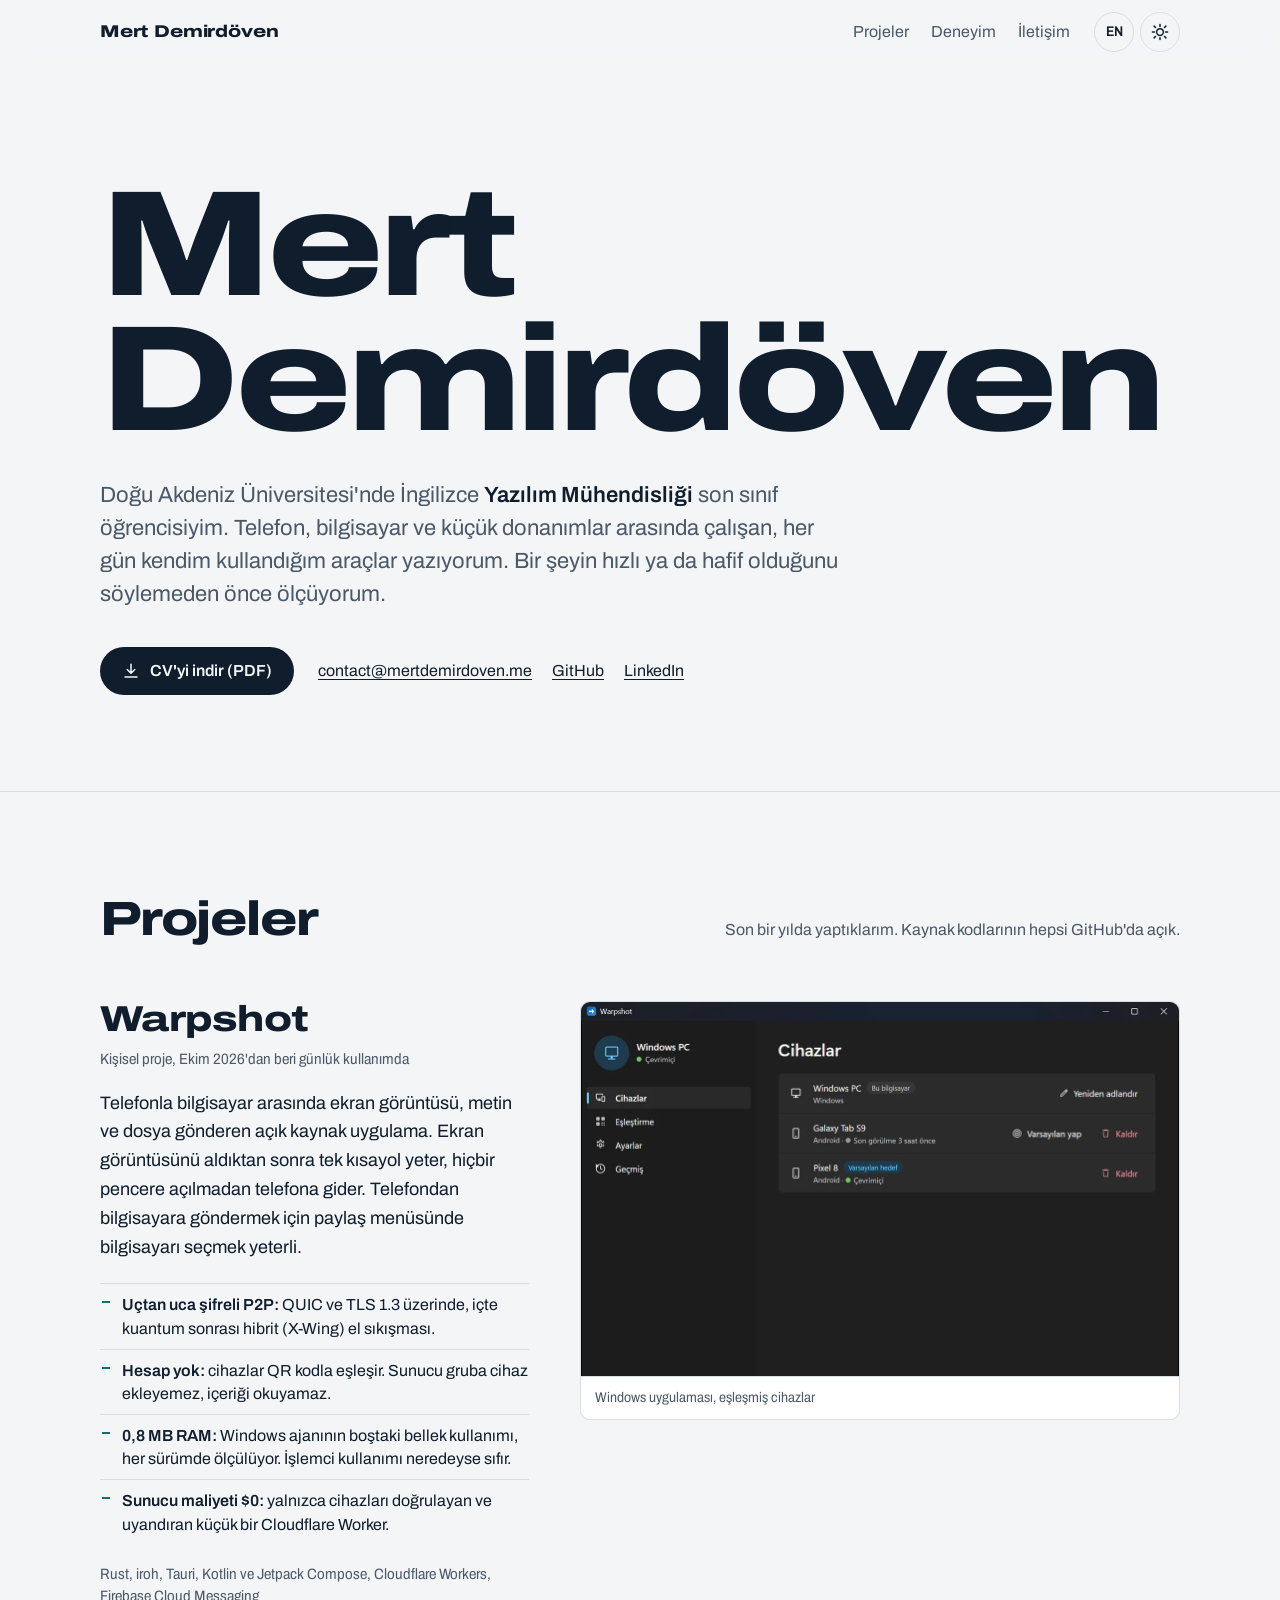
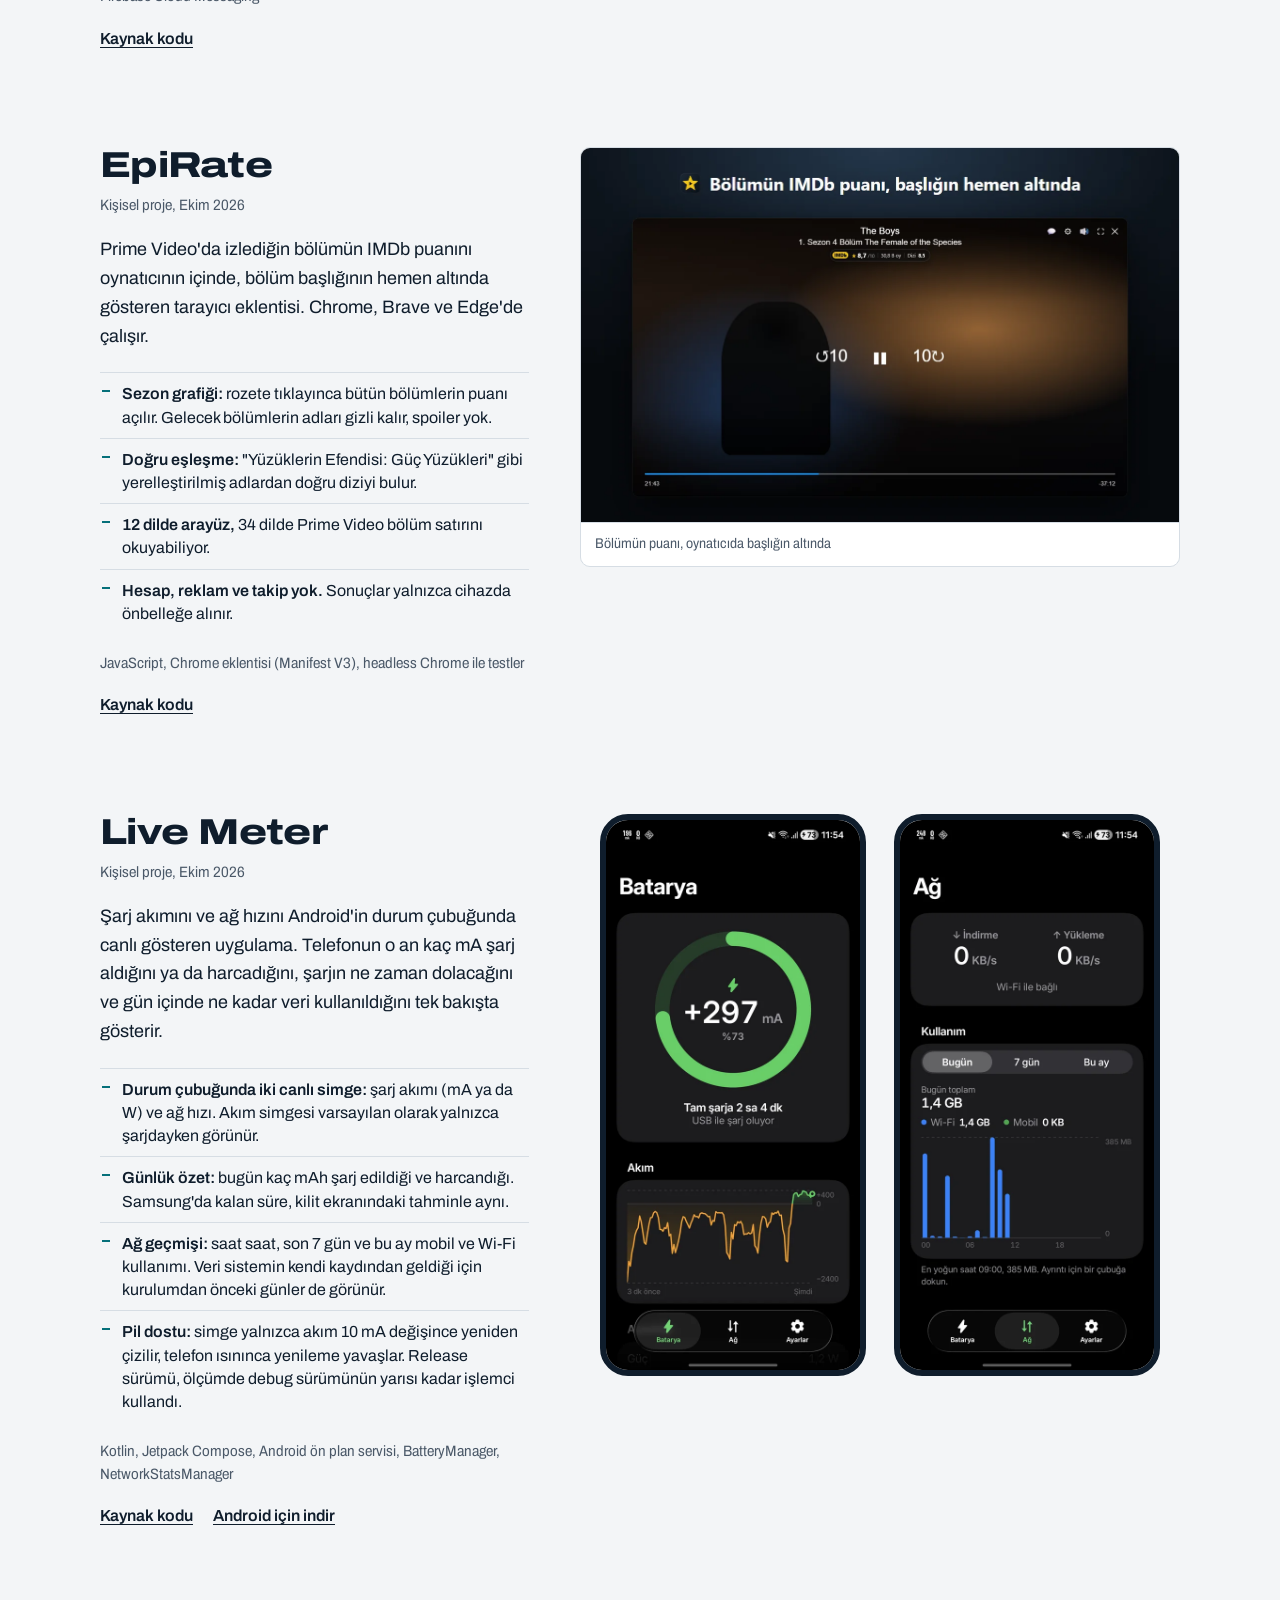
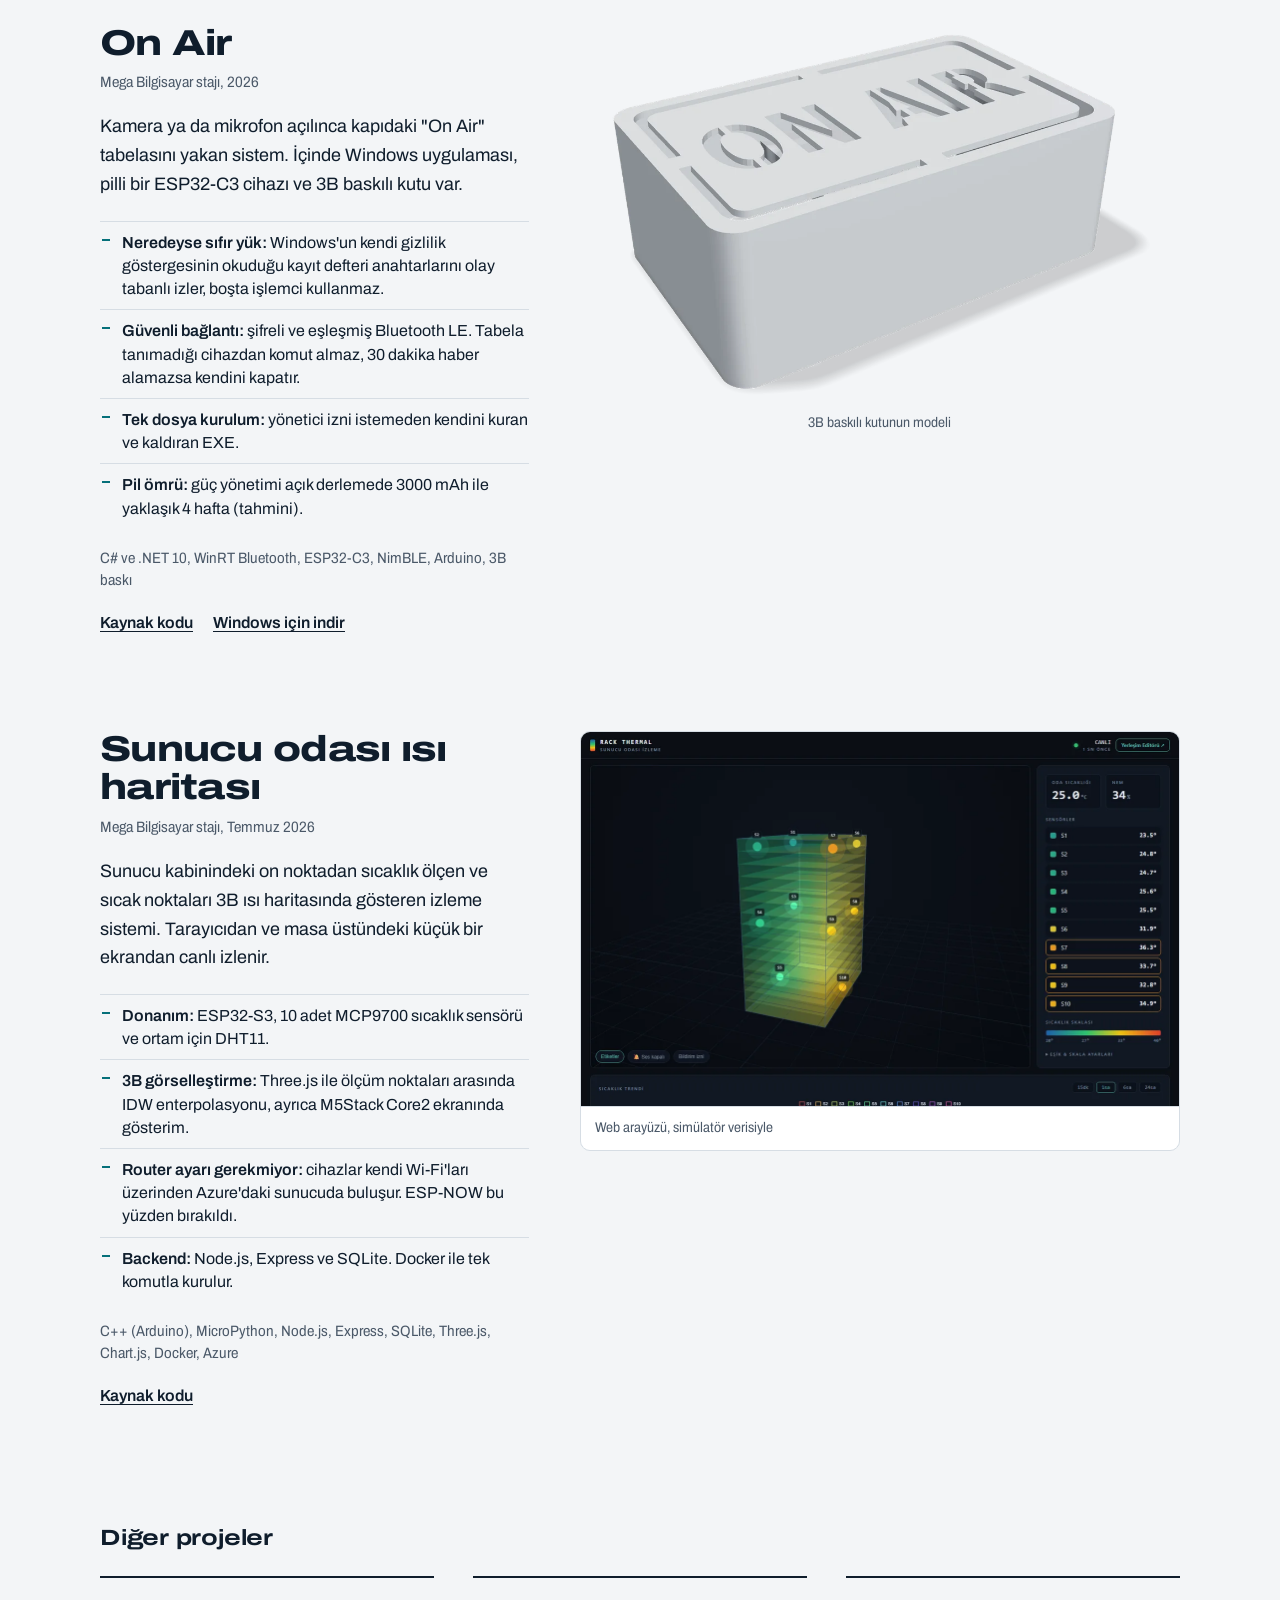
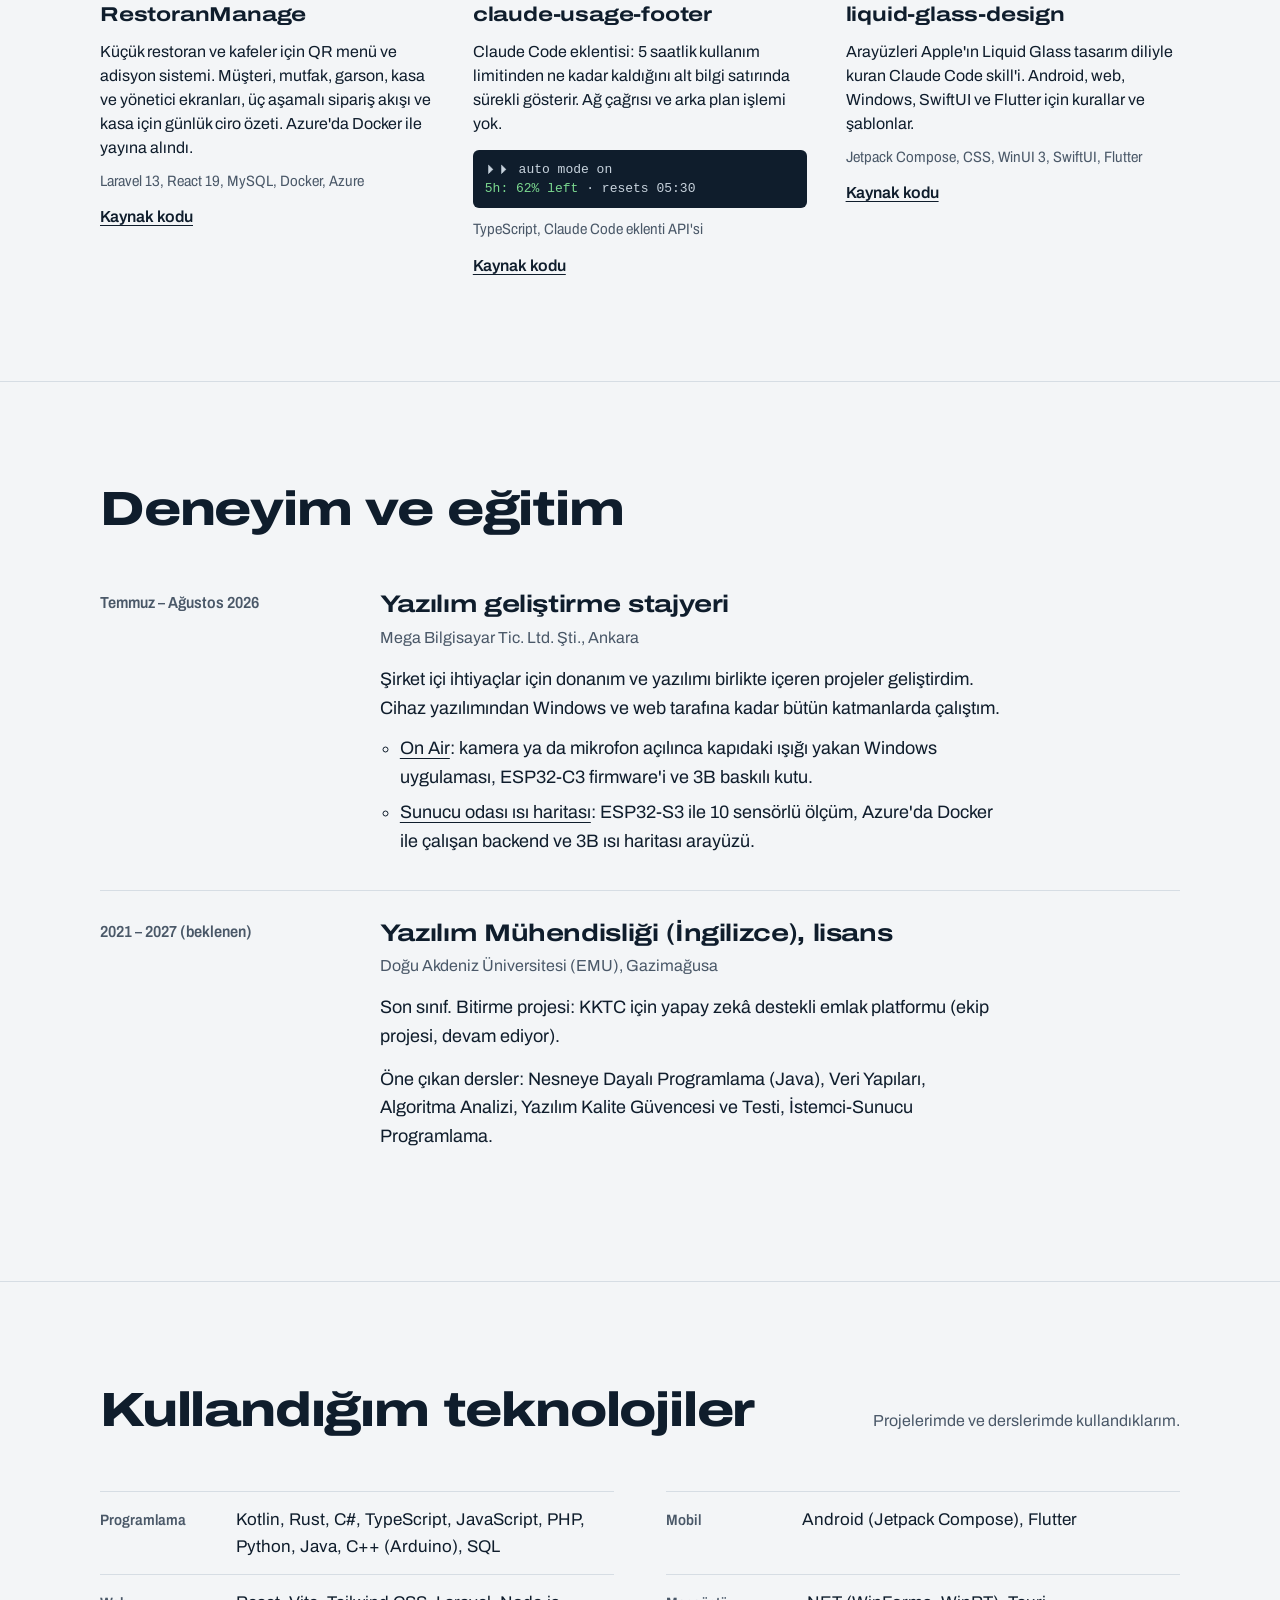
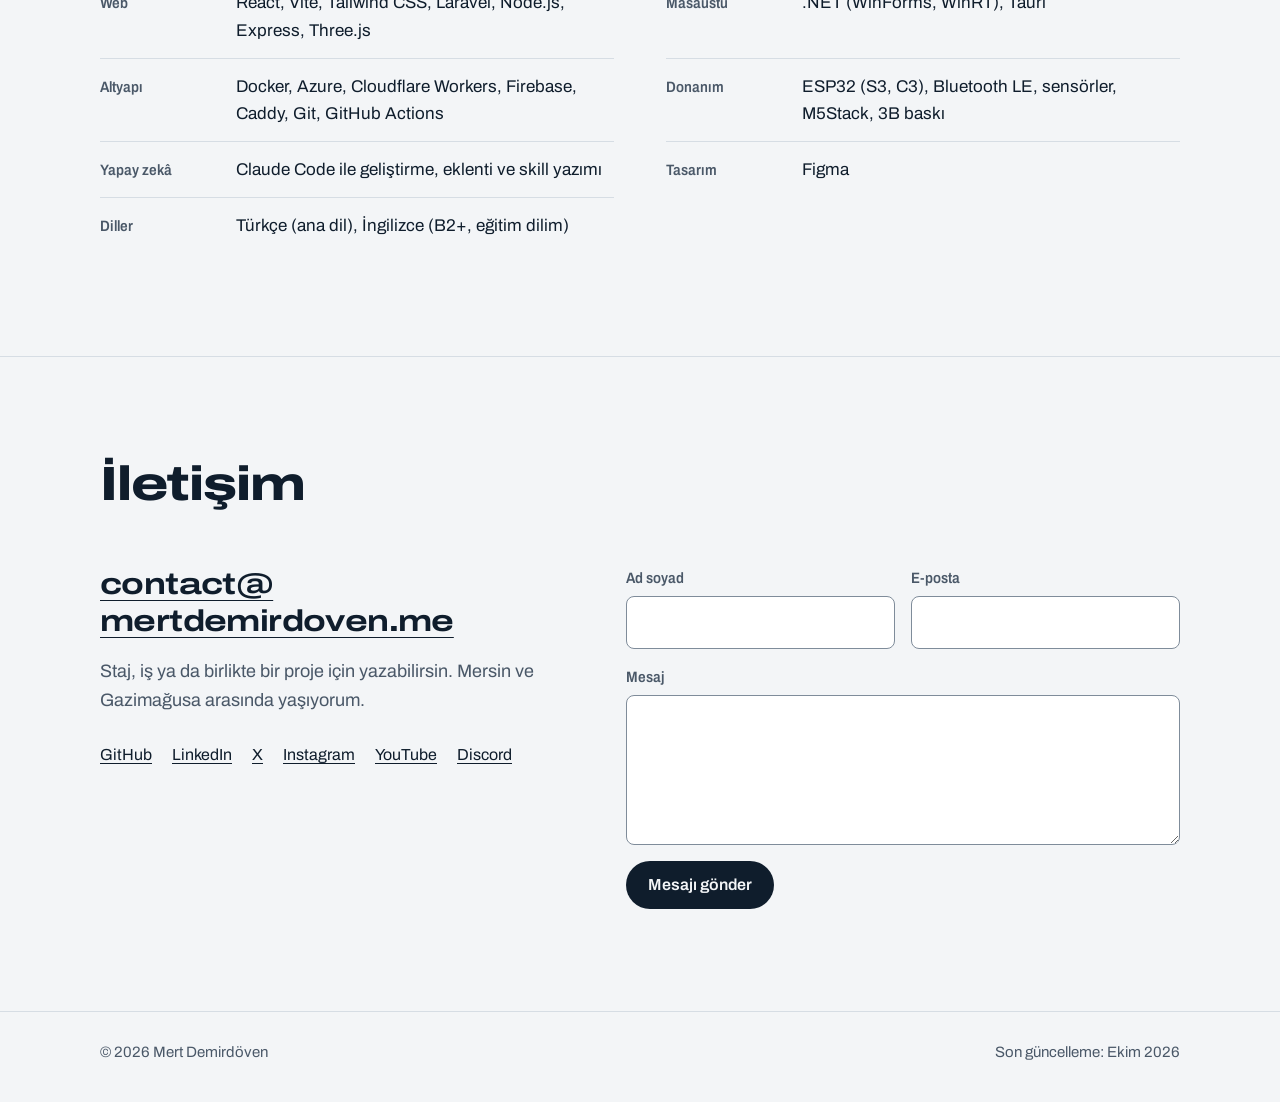
<file: index.html>
<!DOCTYPE html>
<html lang="tr">
<head>
  <meta charset="UTF-8">
  <meta name="viewport" content="width=device-width, initial-scale=1">
  <title>Mert Demirdöven | Yazılım Mühendisliği Öğrencisi &amp; Geliştirici</title>
  <meta name="description" content="Mert Demirdöven, EMU Yazılım Mühendisliği son sınıf öğrencisi. Android, Windows, web ve ESP32 arasında çalışan projeleri, stajı, CV'si ve iletişim bilgileri.">
  <meta name="author" content="Mert Demirdöven">
  <meta name="google-site-verification" content="sPOEM-5lWu1ATSrI1Y7IrAj1O3FtnqjpdgO5YhkXNhE">
  <meta name="robots" content="index, follow, max-image-preview:large">
  <meta name="theme-color" content="#f3f5f7" media="(prefers-color-scheme: light)">
  <meta name="theme-color" content="#0c1621" media="(prefers-color-scheme: dark)">
  <meta name="format-detection" content="telephone=no">

  <link rel="canonical" href="https://mertdemirdoven.me/">
  <link rel="alternate" hreflang="tr" href="https://mertdemirdoven.me/">
  <link rel="alternate" hreflang="en" href="https://mertdemirdoven.me/en/">
  <link rel="alternate" hreflang="x-default" href="https://mertdemirdoven.me/">

  <meta property="og:type" content="website">
  <meta property="og:site_name" content="Mert Demirdöven">
  <meta property="og:locale" content="tr_TR">
  <meta property="og:locale:alternate" content="en_US">
  <meta property="og:url" content="https://mertdemirdoven.me/">
  <meta property="og:title" content="Mert Demirdöven | Yazılım Mühendisliği Öğrencisi &amp; Geliştirici">
  <meta property="og:description" content="Telefon, bilgisayar ve küçük donanımlar arasında çalışan uygulamalar: Warpshot, RestoranManage, EpiRate, On Air ve daha fazlası.">
  <meta property="og:image" content="https://mertdemirdoven.me/assets/img/og-tr.png">
  <meta property="og:image:secure_url" content="https://mertdemirdoven.me/assets/img/og-tr.png">
  <meta property="og:image:type" content="image/png">
  <meta property="og:image:width" content="1200">
  <meta property="og:image:height" content="630">
  <meta property="og:image:alt" content="Mert Demirdöven, yazılım mühendisliği öğrencisi ve geliştirici">
  <meta name="twitter:card" content="summary_large_image">
  <meta name="twitter:site" content="@mrt_dmrdvn1">
  <meta name="twitter:creator" content="@mrt_dmrdvn1">
  <meta name="twitter:title" content="Mert Demirdöven | Yazılım Mühendisliği Öğrencisi &amp; Geliştirici">
  <meta name="twitter:description" content="Telefon, bilgisayar ve küçük donanımlar arasında çalışan uygulamalar: Warpshot, RestoranManage, EpiRate, On Air ve daha fazlası.">
  <meta name="twitter:image" content="https://mertdemirdoven.me/assets/img/og-tr.png">

  <link rel="icon" href="/favicon.ico" sizes="48x48">
  <link rel="icon" href="/assets/img/favicon-96.png" type="image/png" sizes="96x96">
  <link rel="icon" href="/assets/img/icon-192.png" type="image/png" sizes="192x192">
  <link rel="apple-touch-icon" href="/assets/img/apple-touch-icon.png" sizes="180x180">
  <link rel="manifest" href="/site.webmanifest">
  <meta name="application-name" content="Mert Demirdöven">
  <meta name="apple-mobile-web-app-title" content="Mert Demirdöven">

  <script>try { var t = localStorage.getItem('theme'); if (t) document.documentElement.setAttribute('data-theme', t); } catch (e) {}</script>

  <link rel="preconnect" href="https://fonts.googleapis.com">
  <link rel="preconnect" href="https://fonts.gstatic.com" crossorigin>
  <link rel="stylesheet" href="https://fonts.googleapis.com/css2?family=Archivo:wdth,wght@62..125,400..800&display=swap">
  <link rel="stylesheet" href="/assets/css/site.css">

  <script type="application/ld+json">
  {
    "@context": "https://schema.org",
    "@graph": [
      {
        "@type": "Person",
        "@id": "https://mertdemirdoven.me/#person",
        "name": "Mert Demirdöven",
        "alternateName": "Guidin9",
        "url": "https://mertdemirdoven.me/",
        "image": "https://mertdemirdoven.me/assets/img/og-tr.png",
        "email": "mailto:contact@mertdemirdoven.me",
        "jobTitle": "Software Engineering Student",
        "affiliation": {
          "@type": "CollegeOrUniversity",
          "name": "Eastern Mediterranean University",
          "url": "https://www.emu.edu.tr/"
        },
        "knowsLanguage": ["tr", "en"],
        "knowsAbout": ["Android", "Kotlin", "Rust", ".NET", "Laravel", "React", "ESP32", "Bluetooth Low Energy"],
        "sameAs": [
          "https://github.com/Guidin9",
          "https://www.linkedin.com/in/mertdemirdoven/",
          "https://x.com/mrt_dmrdvn1",
          "https://instagram.com/mertdemirdovenn",
          "https://www.youtube.com/@Guidin9",
          "https://discordapp.com/users/401447519693045770"
        ]
      },
      {
        "@type": "ProfilePage",
        "url": "https://mertdemirdoven.me/",
        "inLanguage": "tr",
        "mainEntity": { "@id": "https://mertdemirdoven.me/#person" }
      },
      {
        "@type": "WebSite",
        "@id": "https://mertdemirdoven.me/#website",
        "url": "https://mertdemirdoven.me/",
        "name": "Mert Demirdöven",
        "inLanguage": ["tr-TR", "en"],
        "publisher": { "@id": "https://mertdemirdoven.me/#person" }
      }
    ]
  }
  </script>
</head>

<body>
  <a class="skip" href="#icerik">İçeriğe geç</a>

  <header class="site-header">
    <div class="wrap">
      <a class="brand" href="/">Mert Demirdöven</a>
      <nav class="site-nav" aria-label="Bölümler">
        <a href="#projeler">Projeler</a>
        <a href="#deneyim">Deneyim</a>
        <a href="#iletisim">İletişim</a>
      </nav>
      <div class="tools">
        <a class="lang" href="/en/" hreflang="en" lang="en" aria-label="EN, read in English">EN</a>
        <button class="theme-toggle" type="button" data-theme-toggle data-label-dark="Koyu temaya geç" data-label-light="Açık temaya geç" aria-label="Koyu temaya geç">
          <svg class="sun" viewBox="0 0 24 24" fill="none" stroke="currentColor" stroke-width="2" stroke-linecap="round" aria-hidden="true"><circle cx="12" cy="12" r="4.5"/><path d="M12 2v2.5M12 19.5V22M4.2 4.2l1.8 1.8M18 18l1.8 1.8M2 12h2.5M19.5 12H22M4.2 19.8 6 18M18 6l1.8-1.8"/></svg>
          <svg class="moon" viewBox="0 0 24 24" fill="none" stroke="currentColor" stroke-width="2" stroke-linejoin="round" aria-hidden="true"><path d="M20.5 14.5A8.5 8.5 0 0 1 9.5 3.5a8.5 8.5 0 1 0 11 11Z"/></svg>
        </button>
      </div>
    </div>
  </header>

  <main id="icerik">

    <section class="hero" aria-labelledby="ad">
      <div class="wrap">
        <h1 id="ad"><span>Mert</span> <span>Demirdöven</span></h1>

        <p class="lead">Doğu Akdeniz Üniversitesi'nde İngilizce <strong>Yazılım Mühendisliği</strong> son sınıf öğrencisiyim. Telefon, bilgisayar ve küçük donanımlar arasında çalışan, her gün kendim kullandığım araçlar yazıyorum. Bir şeyin hızlı ya da hafif olduğunu söylemeden önce ölçüyorum.</p>

        <div class="actions">
          <a class="btn" href="/assets/Cv/Mert_Demirdoven_CV.pdf" download="Mert_Demirdoven_CV.pdf">
            <svg viewBox="0 0 24 24" fill="none" stroke="currentColor" stroke-width="2" stroke-linecap="round" stroke-linejoin="round" aria-hidden="true"><path d="M12 3v12m0 0 5-5m-5 5-5-5M4 20h16"/></svg>
            CV'yi indir (PDF)
          </a>
          <ul class="links-inline">
            <li><a href="mailto:contact@mertdemirdoven.me">contact@mertdemirdoven.me</a></li>
            <li><a href="https://github.com/Guidin9" rel="me">GitHub</a></li>
            <li><a href="https://www.linkedin.com/in/mertdemirdoven/" rel="me">LinkedIn</a></li>
          </ul>
        </div>
      </div>
    </section>

    <section class="section" id="projeler" aria-labelledby="projeler-baslik">
      <div class="wrap">
        <div class="section-head">
          <h2 id="projeler-baslik">Projeler</h2>
          <p class="section-note">Son bir yılda yaptıklarım. Kaynak kodlarının hepsi GitHub'da açık.</p>
        </div>

        <div class="projects">

          <article class="project" id="warpshot">
            <div>
              <h3>Warpshot</h3>
              <p class="where">Kişisel proje, Ekim 2026'dan beri günlük kullanımda</p>
              <p class="summary">Telefonla bilgisayar arasında ekran görüntüsü, metin ve dosya gönderen açık kaynak uygulama. Ekran görüntüsünü aldıktan sonra tek kısayol yeter, hiçbir pencere açılmadan telefona gider. Telefondan bilgisayara göndermek için paylaş menüsünde bilgisayarı seçmek yeterli.</p>
              <ul class="facts">
                <li><b>Uçtan uca şifreli P2P:</b> QUIC ve TLS 1.3 üzerinde, içte kuantum sonrası hibrit (X-Wing) el sıkışması.</li>
                <li><b>Hesap yok:</b> cihazlar QR kodla eşleşir. Sunucu gruba cihaz ekleyemez, içeriği okuyamaz.</li>
                <li><b>0,8 MB RAM:</b> Windows ajanının boştaki bellek kullanımı, her sürümde ölçülüyor. İşlemci kullanımı neredeyse sıfır.</li>
                <li><b>Sunucu maliyeti $0:</b> yalnızca cihazları doğrulayan ve uyandıran küçük bir Cloudflare Worker.</li>
              </ul>
              <p class="stack">Rust, iroh, Tauri, Kotlin ve Jetpack Compose, Cloudflare Workers, Firebase Cloud Messaging</p>
              <ul class="project-links">
                <li><a href="https://github.com/Guidin9/warpshot">Kaynak kodu</a></li>
              </ul>
            </div>
            <figure class="shot">
              <img src="/assets/img/warpshot.webp" width="1200" height="750" loading="lazy" alt="Warpshot Windows uygulamasında eşleşmiş cihazlar listesi: bilgisayar, tablet ve telefon">
              <figcaption>Windows uygulaması, eşleşmiş cihazlar</figcaption>
            </figure>
          </article>

          <article class="project" id="epirate">
            <div>
              <h3>EpiRate</h3>
              <p class="where">Kişisel proje, Ekim 2026</p>
              <p class="summary">Prime Video'da izlediğin bölümün IMDb puanını oynatıcının içinde, bölüm başlığının hemen altında gösteren tarayıcı eklentisi. Chrome, Brave ve Edge'de çalışır.</p>
              <ul class="facts">
                <li><b>Sezon grafiği:</b> rozete tıklayınca bütün bölümlerin puanı açılır. Gelecek bölümlerin adları gizli kalır, spoiler yok.</li>
                <li><b>Doğru eşleşme:</b> "Yüzüklerin Efendisi: Güç Yüzükleri" gibi yerelleştirilmiş adlardan doğru diziyi bulur.</li>
                <li><b>12 dilde arayüz,</b> 34 dilde Prime Video bölüm satırını okuyabiliyor.</li>
                <li><b>Hesap, reklam ve takip yok.</b> Sonuçlar yalnızca cihazda önbelleğe alınır.</li>
              </ul>
              <p class="stack">JavaScript, Chrome eklentisi (Manifest V3), headless Chrome ile testler</p>
              <ul class="project-links">
                <li><a href="https://github.com/Guidin9/epirate">Kaynak kodu</a></li>
              </ul>
            </div>
            <figure class="shot">
              <img src="/assets/img/epirate-tr.webp" width="1200" height="750" loading="lazy" alt="Prime Video oynatıcısında bölüm başlığının altında IMDb puanı rozeti">
              <figcaption>Bölümün puanı, oynatıcıda başlığın altında</figcaption>
            </figure>
          </article>

          <article class="project" id="live-meter">
            <div>
              <h3>Live Meter</h3>
              <p class="where">Kişisel proje, Ekim 2026</p>
              <p class="summary">Şarj akımını ve ağ hızını Android'in durum çubuğunda canlı gösteren uygulama. Telefonun o an kaç mA şarj aldığını ya da harcadığını, şarjın ne zaman dolacağını ve gün içinde ne kadar veri kullanıldığını tek bakışta gösterir.</p>
              <ul class="facts">
                <li><b>Durum çubuğunda iki canlı simge:</b> şarj akımı (mA ya da W) ve ağ hızı. Akım simgesi varsayılan olarak yalnızca şarjdayken görünür.</li>
                <li><b>Günlük özet:</b> bugün kaç mAh şarj edildiği ve harcandığı. Samsung'da kalan süre, kilit ekranındaki tahminle aynı.</li>
                <li><b>Ağ geçmişi:</b> saat saat, son 7 gün ve bu ay mobil ve Wi-Fi kullanımı. Veri sistemin kendi kaydından geldiği için kurulumdan önceki günler de görünür.</li>
                <li><b>Pil dostu:</b> simge yalnızca akım 10 mA değişince yeniden çizilir, telefon ısınınca yenileme yavaşlar. Release sürümü, ölçümde debug sürümünün yarısı kadar işlemci kullandı.</li>
              </ul>
              <p class="stack">Kotlin, Jetpack Compose, Android ön plan servisi, BatteryManager, NetworkStatsManager</p>
              <ul class="project-links">
                <li><a href="https://github.com/Guidin9/sarj-metre">Kaynak kodu</a></li>
                <li><a href="https://github.com/Guidin9/sarj-metre/releases/latest">Android için indir</a></li>
              </ul>
            </div>
            <div class="phones">
              <figure class="shot is-phone">
                <img src="/assets/img/live-meter-battery.webp" width="540" height="1170" loading="lazy" alt="Live Meter'ın batarya ekranı: anlık şarj akımı, kalan süre ve günlük özet">
              </figure>
              <figure class="shot is-phone">
                <img src="/assets/img/live-meter-network.webp" width="540" height="1170" loading="lazy" alt="Live Meter'ın ağ ekranı: anlık hız ve bugünün saat saat Wi-Fi ve mobil kullanımı">
              </figure>
            </div>
          </article>

          <article class="project" id="on-air">
            <div>
              <h3>On Air</h3>
              <p class="where">Mega Bilgisayar stajı, 2026</p>
              <p class="summary">Kamera ya da mikrofon açılınca kapıdaki "On Air" tabelasını yakan sistem. İçinde Windows uygulaması, pilli bir ESP32-C3 cihazı ve 3B baskılı kutu var.</p>
              <ul class="facts">
                <li><b>Neredeyse sıfır yük:</b> Windows'un kendi gizlilik göstergesinin okuduğu kayıt defteri anahtarlarını olay tabanlı izler, boşta işlemci kullanmaz.</li>
                <li><b>Güvenli bağlantı:</b> şifreli ve eşleşmiş Bluetooth LE. Tabela tanımadığı cihazdan komut almaz, 30 dakika haber alamazsa kendini kapatır.</li>
                <li><b>Tek dosya kurulum:</b> yönetici izni istemeden kendini kuran ve kaldıran EXE.</li>
                <li><b>Pil ömrü:</b> güç yönetimi açık derlemede 3000 mAh ile yaklaşık 4 hafta (tahmini).</li>
              </ul>
              <p class="stack">C# ve .NET 10, WinRT Bluetooth, ESP32-C3, NimBLE, Arduino, 3B baskı</p>
              <ul class="project-links">
                <li><a href="https://github.com/Guidin9/onair-ble">Kaynak kodu</a></li>
                <li><a href="https://github.com/Guidin9/onair-ble/releases/latest">Windows için indir</a></li>
              </ul>
            </div>
            <figure class="shot is-render">
              <img src="/assets/img/onair.webp" width="846" height="562" loading="lazy" alt="Üst yüzünde ON AIR yazan dikdörtgen kutunun 3B modeli">
              <figcaption>3B baskılı kutunun modeli</figcaption>
            </figure>
          </article>

          <article class="project" id="isi-haritasi">
            <div>
              <h3>Sunucu odası ısı haritası</h3>
              <p class="where">Mega Bilgisayar stajı, Temmuz 2026</p>
              <p class="summary">Sunucu kabinindeki on noktadan sıcaklık ölçen ve sıcak noktaları 3B ısı haritasında gösteren izleme sistemi. Tarayıcıdan ve masa üstündeki küçük bir ekrandan canlı izlenir.</p>
              <ul class="facts">
                <li><b>Donanım:</b> ESP32-S3, 10 adet MCP9700 sıcaklık sensörü ve ortam için DHT11.</li>
                <li><b>3B görselleştirme:</b> Three.js ile ölçüm noktaları arasında IDW enterpolasyonu, ayrıca M5Stack Core2 ekranında gösterim.</li>
                <li><b>Router ayarı gerekmiyor:</b> cihazlar kendi Wi-Fi'ları üzerinden Azure'daki sunucuda buluşur. ESP-NOW bu yüzden bırakıldı.</li>
                <li><b>Backend:</b> Node.js, Express ve SQLite. Docker ile tek komutla kurulur.</li>
              </ul>
              <p class="stack">C++ (Arduino), MicroPython, Node.js, Express, SQLite, Three.js, Chart.js, Docker, Azure</p>
              <ul class="project-links">
                <li><a href="https://github.com/Guidin9/server-room-heatmap">Kaynak kodu</a></li>
              </ul>
            </div>
            <figure class="shot">
              <img src="/assets/img/rack-thermal.webp" width="1200" height="750" loading="lazy" alt="Sunucu kabininin 3B ısı haritası ve sağda on sensörün sıcaklık listesi">
              <figcaption>Web arayüzü, simülatör verisiyle</figcaption>
            </figure>
          </article>

        </div>

        <h3 class="minor-title">Diğer projeler</h3>
        <ul class="minor">
          <li id="restoranmanage">
            <h4>RestoranManage</h4>
            <p>Küçük restoran ve kafeler için QR menü ve adisyon sistemi. Müşteri, mutfak, garson, kasa ve yönetici ekranları, üç aşamalı sipariş akışı ve kasa için günlük ciro özeti. Azure'da Docker ile yayına alındı.</p>
            <p class="stack">Laravel 13, React 19, MySQL, Docker, Azure</p>
            <ul class="project-links"><li><a href="https://github.com/Guidin9/RestoranManage">Kaynak kodu</a></li></ul>
          </li>
          <li id="claude-usage-footer">
            <h4>claude-usage-footer</h4>
            <p>Claude Code eklentisi: 5 saatlik kullanım limitinden ne kadar kaldığını alt bilgi satırında sürekli gösterir. Ağ çağrısı ve arka plan işlemi yok.</p>
            <p class="terminal"><samp lang="en"><span class="nw">⏵⏵ auto mode on</span> &nbsp; <span class="nw"><span class="ok">5h: 62% left</span> · resets 05:30</span></samp></p>
            <p class="stack">TypeScript, Claude Code eklenti API'si</p>
            <ul class="project-links"><li><a href="https://github.com/Guidin9/claude-usage-footer">Kaynak kodu</a></li></ul>
          </li>
          <li id="liquid-glass-design">
            <h4>liquid-glass-design</h4>
            <p>Arayüzleri Apple'ın Liquid Glass tasarım diliyle kuran Claude Code skill'i. Android, web, Windows, SwiftUI ve Flutter için kurallar ve şablonlar.</p>
            <p class="stack">Jetpack Compose, CSS, WinUI 3, SwiftUI, Flutter</p>
            <ul class="project-links"><li><a href="https://github.com/Guidin9/liquid-glass-design">Kaynak kodu</a></li></ul>
          </li>
        </ul>
      </div>
    </section>

    <section class="section" id="deneyim" aria-labelledby="deneyim-baslik">
      <div class="wrap">
        <div class="section-head">
          <h2 id="deneyim-baslik">Deneyim ve eğitim</h2>
        </div>

        <ol class="timeline" reversed>
          <li>
            <div class="when"><time datetime="2026-07">Temmuz</time> – <time datetime="2026-08">Ağustos 2026</time></div>
            <div>
              <h3>Yazılım geliştirme stajyeri</h3>
              <p class="org">Mega Bilgisayar Tic. Ltd. Şti., Ankara</p>
              <p>Şirket içi ihtiyaçlar için donanım ve yazılımı birlikte içeren projeler geliştirdim. Cihaz yazılımından Windows ve web tarafına kadar bütün katmanlarda çalıştım.</p>
              <ul>
                <li><a href="#on-air">On Air</a>: kamera ya da mikrofon açılınca kapıdaki ışığı yakan Windows uygulaması, ESP32-C3 firmware'i ve 3B baskılı kutu.</li>
                <li><a href="#isi-haritasi">Sunucu odası ısı haritası</a>: ESP32-S3 ile 10 sensörlü ölçüm, Azure'da Docker ile çalışan backend ve 3B ısı haritası arayüzü.</li>
              </ul>
            </div>
          </li>
          <li>
            <div class="when"><time datetime="2021">2021</time> – <time datetime="2027">2027</time> (beklenen)</div>
            <div>
              <h3>Yazılım Mühendisliği (İngilizce), lisans</h3>
              <p class="org">Doğu Akdeniz Üniversitesi (EMU), Gazimağusa</p>
              <p>Son sınıf. Bitirme projesi: KKTC için yapay zekâ destekli emlak platformu (ekip projesi, devam ediyor).</p>
              <p>Öne çıkan dersler: Nesneye Dayalı Programlama (Java), Veri Yapıları, Algoritma Analizi, Yazılım Kalite Güvencesi ve Testi, İstemci-Sunucu Programlama.</p>
            </div>
          </li>
        </ol>
      </div>
    </section>

    <section class="section" id="teknolojiler" aria-labelledby="teknoloji-baslik">
      <div class="wrap">
        <div class="section-head">
          <h2 id="teknoloji-baslik">Kullandığım teknolojiler</h2>
          <p class="section-note">Projelerimde ve derslerimde kullandıklarım.</p>
        </div>
        <dl class="tech">
          <div><dt>Programlama</dt><dd>Kotlin, Rust, C#, TypeScript, JavaScript, PHP, Python, Java, C++ (Arduino), SQL</dd></div>
          <div><dt>Mobil</dt><dd>Android (Jetpack Compose), Flutter</dd></div>
          <div><dt>Web</dt><dd>React, Vite, Tailwind CSS, Laravel, Node.js, Express, Three.js</dd></div>
          <div><dt>Masaüstü</dt><dd>.NET (WinForms, WinRT), Tauri</dd></div>
          <div><dt>Altyapı</dt><dd>Docker, Azure, Cloudflare Workers, Firebase, Caddy, Git, GitHub Actions</dd></div>
          <div><dt>Donanım</dt><dd>ESP32 (S3, C3), Bluetooth LE, sensörler, M5Stack, 3B baskı</dd></div>
          <div><dt>Yapay zekâ</dt><dd>Claude Code ile geliştirme, eklenti ve skill yazımı</dd></div>
          <div><dt>Tasarım</dt><dd>Figma</dd></div>
          <div><dt>Diller</dt><dd>Türkçe (ana dil), İngilizce (B2+, eğitim dilim)</dd></div>
        </dl>
      </div>
    </section>

    <section class="section" id="iletisim" aria-labelledby="iletisim-baslik">
      <div class="wrap">
        <div class="section-head">
          <h2 id="iletisim-baslik">İletişim</h2>
        </div>
        <div class="contact-grid">
          <div>
            <a class="mail" href="mailto:contact@mertdemirdoven.me">contact@<wbr>mertdemirdoven.me</a>
            <p class="contact-note">Staj, iş ya da birlikte bir proje için yazabilirsin. Mersin ve Gazimağusa arasında yaşıyorum.</p>
            <ul class="socials">
              <li><a href="https://github.com/Guidin9" rel="me">GitHub</a></li>
              <li><a href="https://www.linkedin.com/in/mertdemirdoven/" rel="me">LinkedIn</a></li>
              <li><a href="https://x.com/mrt_dmrdvn1" rel="me">X</a></li>
              <li><a href="https://instagram.com/mertdemirdovenn" rel="me">Instagram</a></li>
              <li><a href="https://www.youtube.com/@Guidin9" rel="me">YouTube</a></li>
              <li><a href="https://discordapp.com/users/401447519693045770" rel="me">Discord</a></li>
            </ul>
          </div>

          <div>
            <p class="notice" data-sent hidden role="status">Mesajın gönderildi. En kısa sürede dönüş yapacağım.</p>
            <form class="form" action="https://formsubmit.co/anilsudemert@gmail.com" method="POST">
              <input type="hidden" name="_subject" value="mertdemirdoven.me üzerinden yeni mesaj">
              <input type="hidden" name="_captcha" value="false">
              <input type="hidden" name="_template" value="table">
              <input type="hidden" name="_next" value="https://mertdemirdoven.me/?success=true#iletisim">
              <div class="hp" aria-hidden="true"><label>Boş bırakın <input type="text" name="_honey" tabindex="-1" autocomplete="off"></label></div>
              <div class="row">
                <div class="field">
                  <label for="ad-soyad">Ad soyad</label>
                  <input id="ad-soyad" type="text" name="name" autocomplete="name" required>
                </div>
                <div class="field">
                  <label for="eposta">E-posta</label>
                  <input id="eposta" type="email" name="email" autocomplete="email" required>
                </div>
              </div>
              <div class="field">
                <label for="mesaj">Mesaj</label>
                <textarea id="mesaj" name="message" required></textarea>
              </div>
              <button class="btn" type="submit">Mesajı gönder</button>
            </form>
          </div>
        </div>
      </div>
    </section>

  </main>

  <footer class="site-footer">
    <div class="wrap">
      <p>© 2026 Mert Demirdöven</p>
      <p>Son güncelleme: Ekim 2026</p>
    </div>
  </footer>

  <script src="/assets/js/site.js" defer></script>
</body>
</html>
</file>
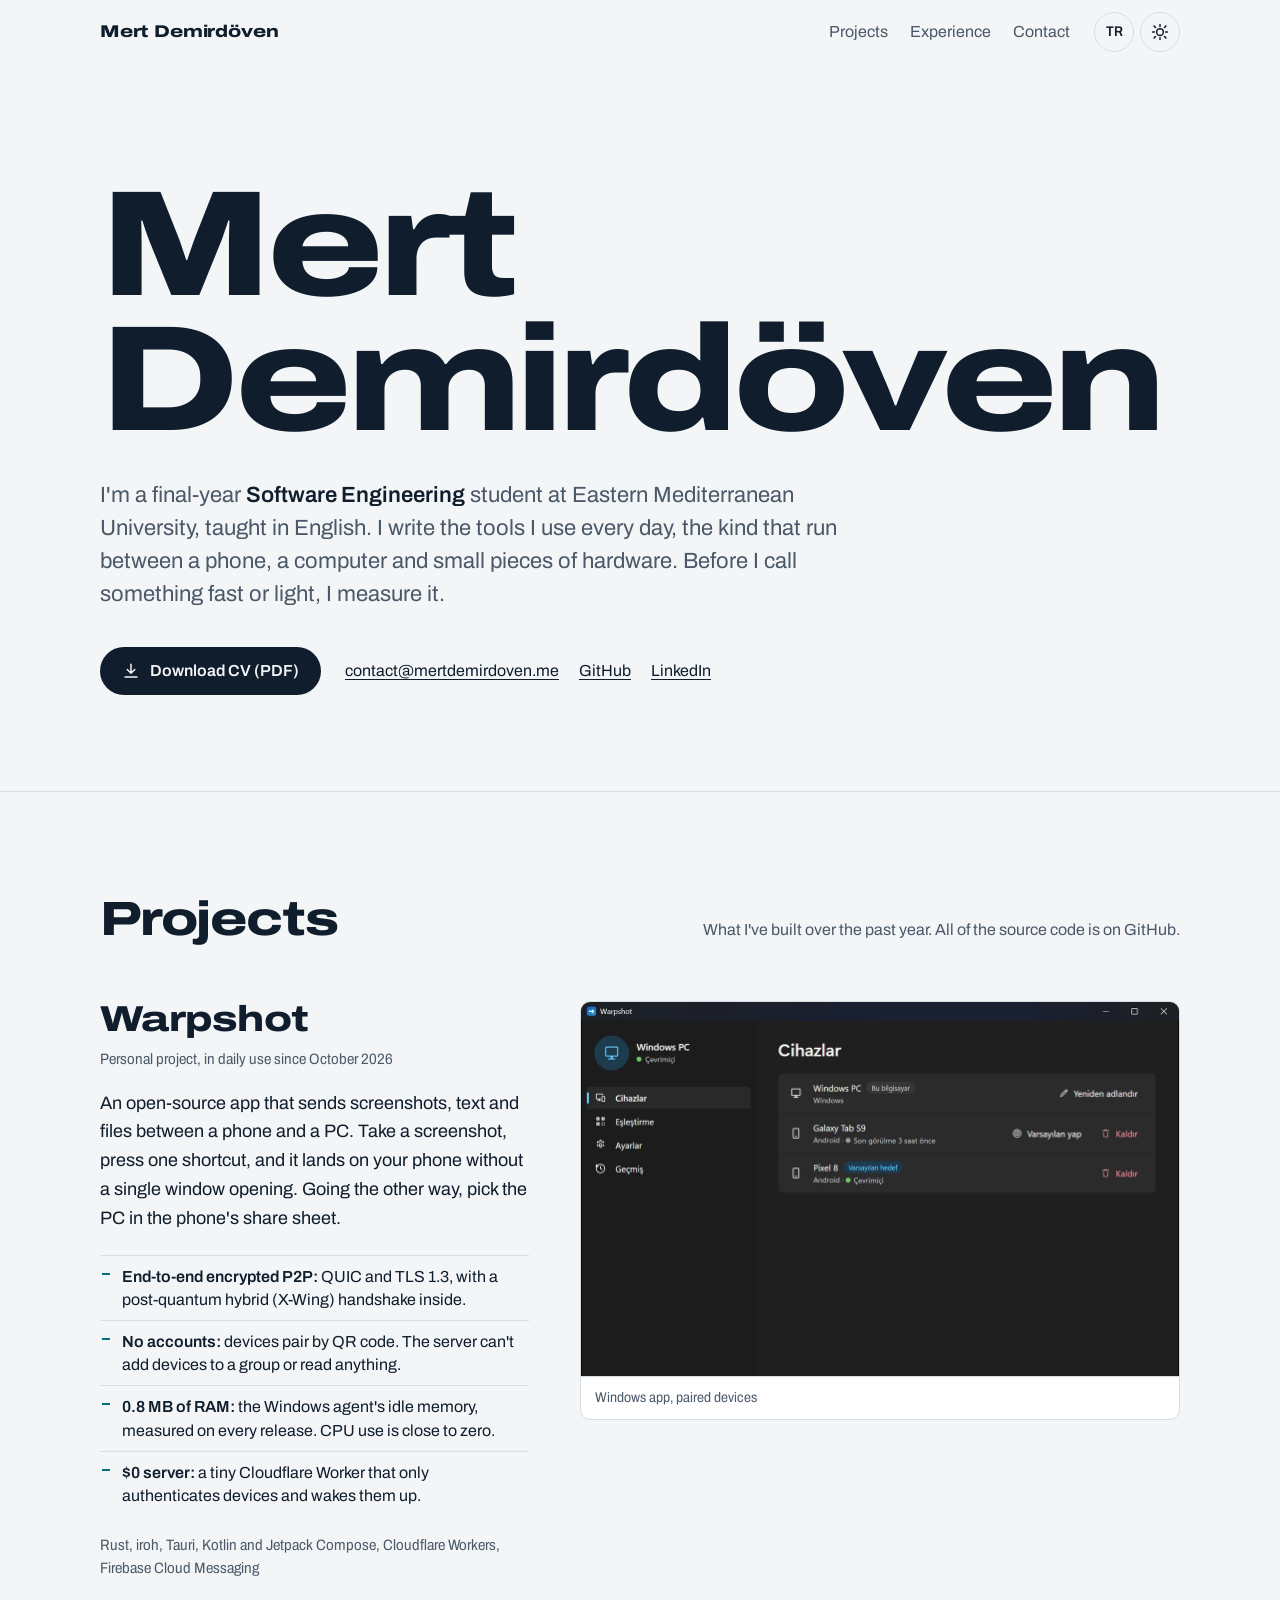
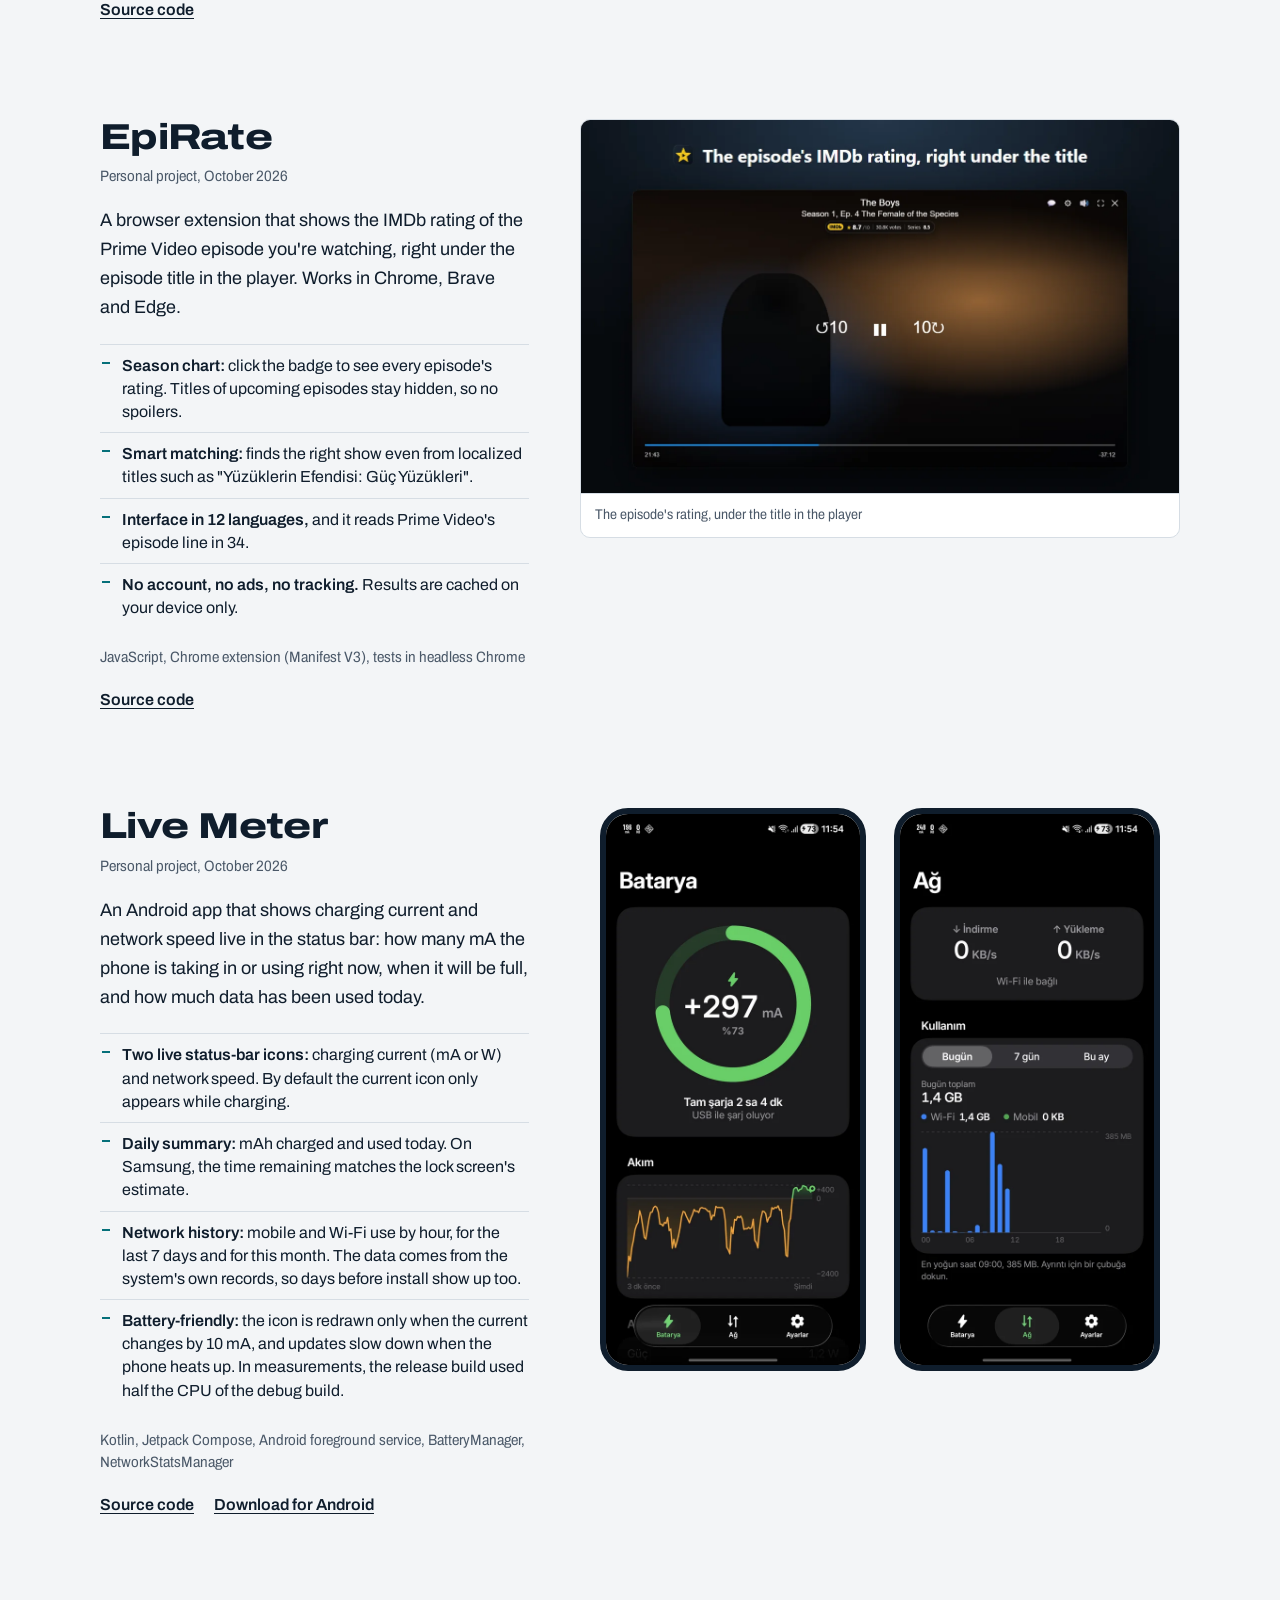
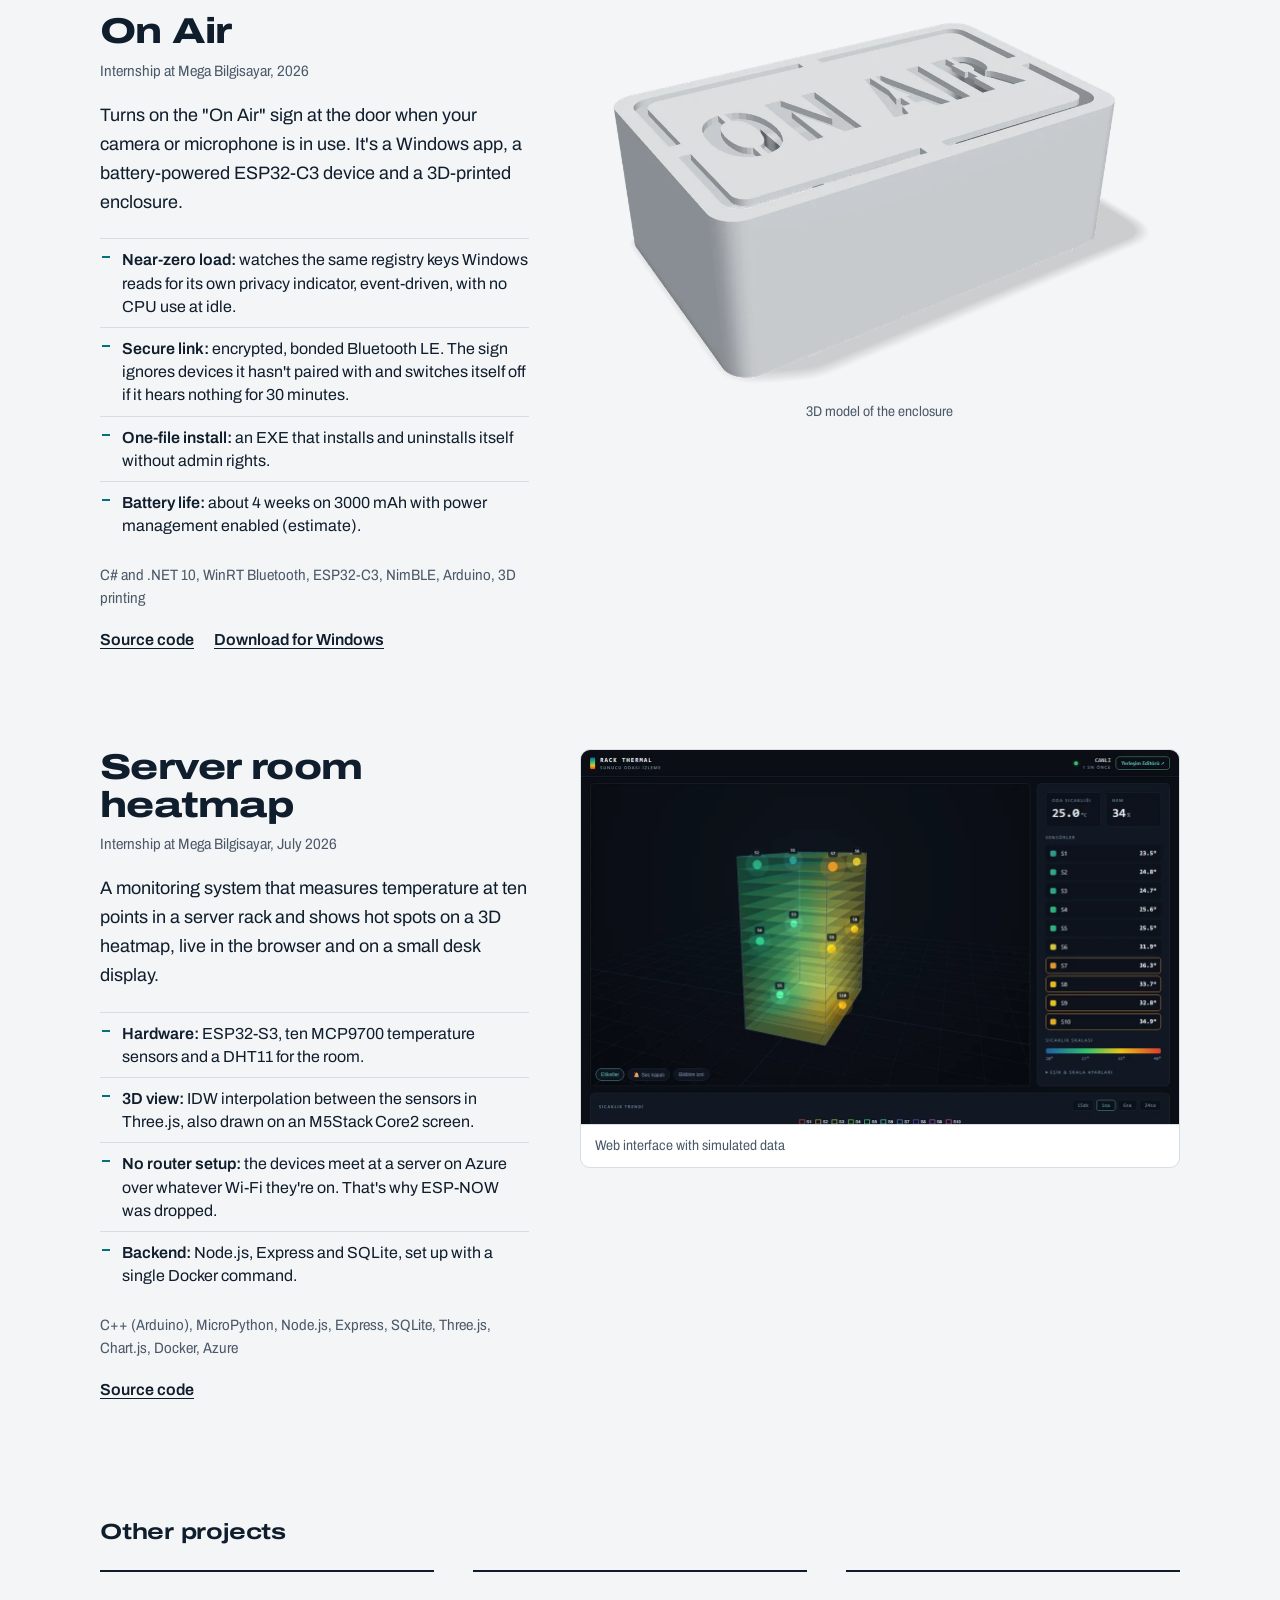
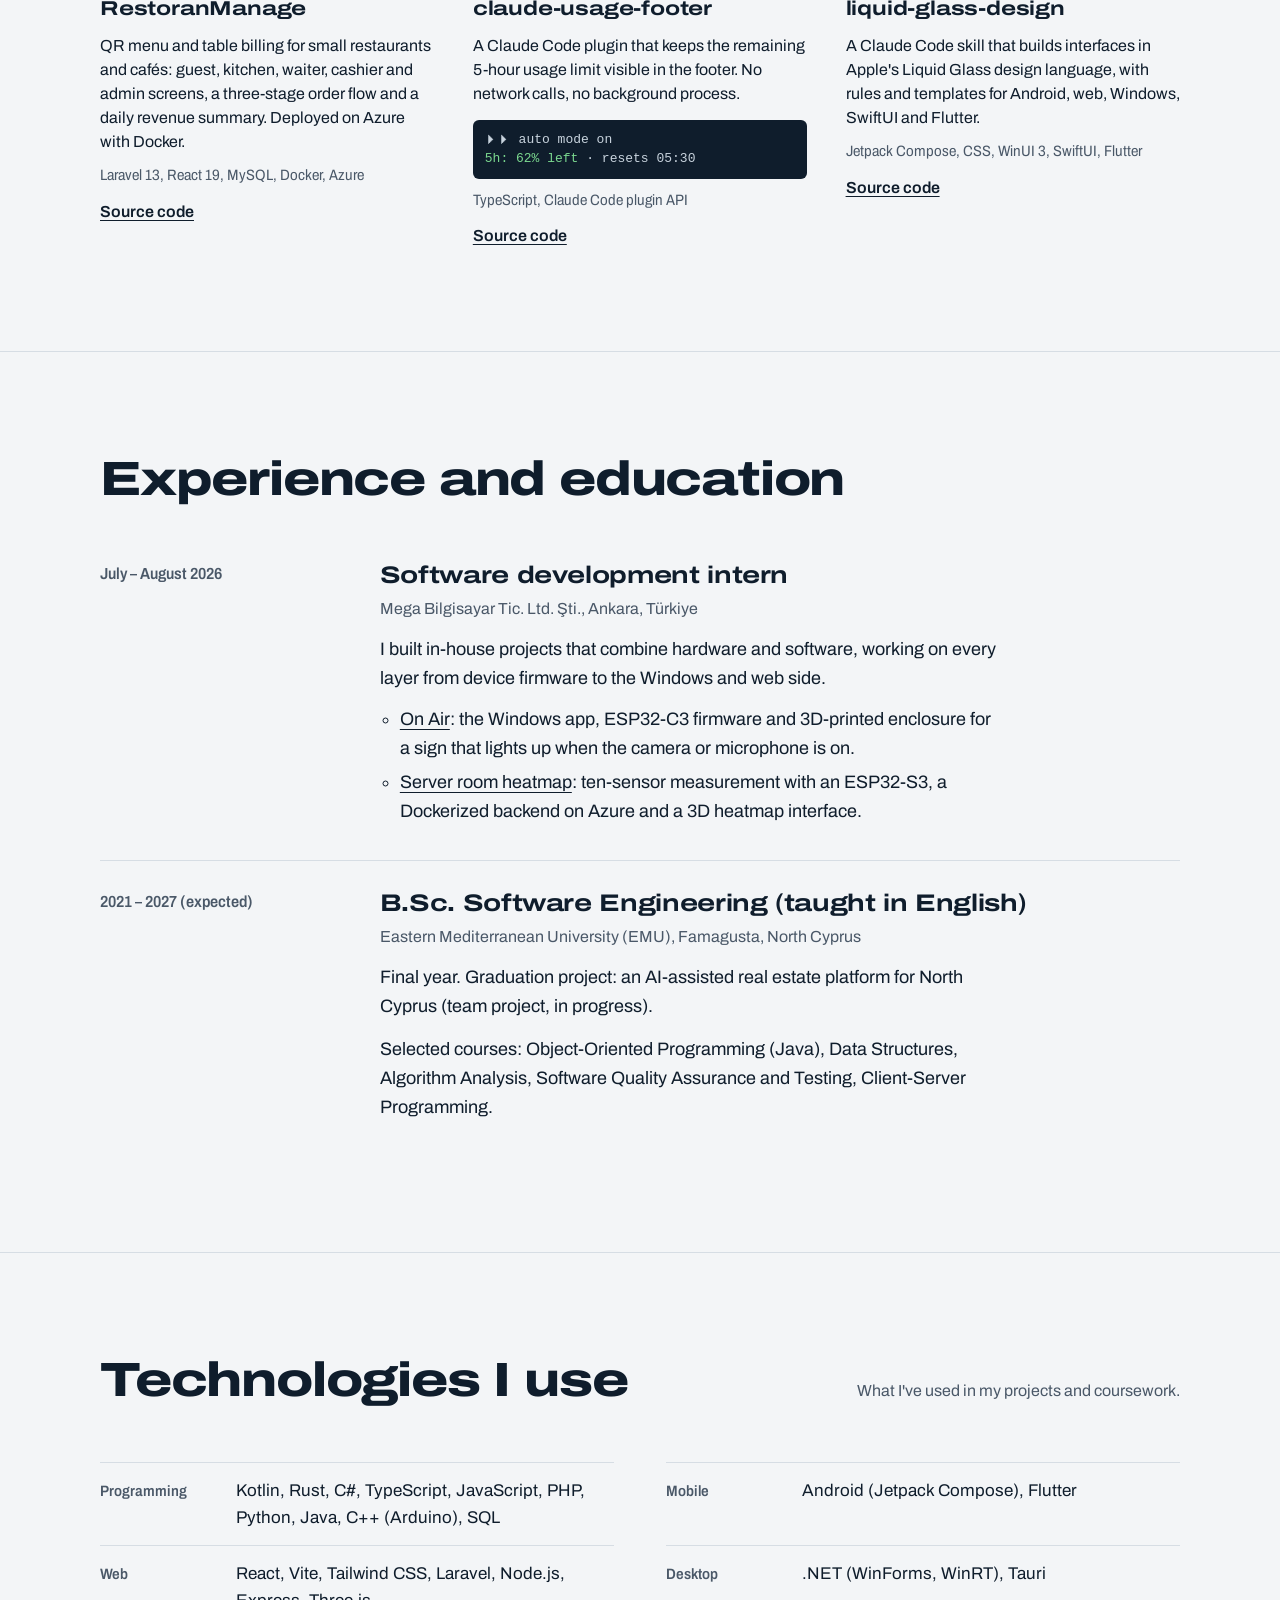
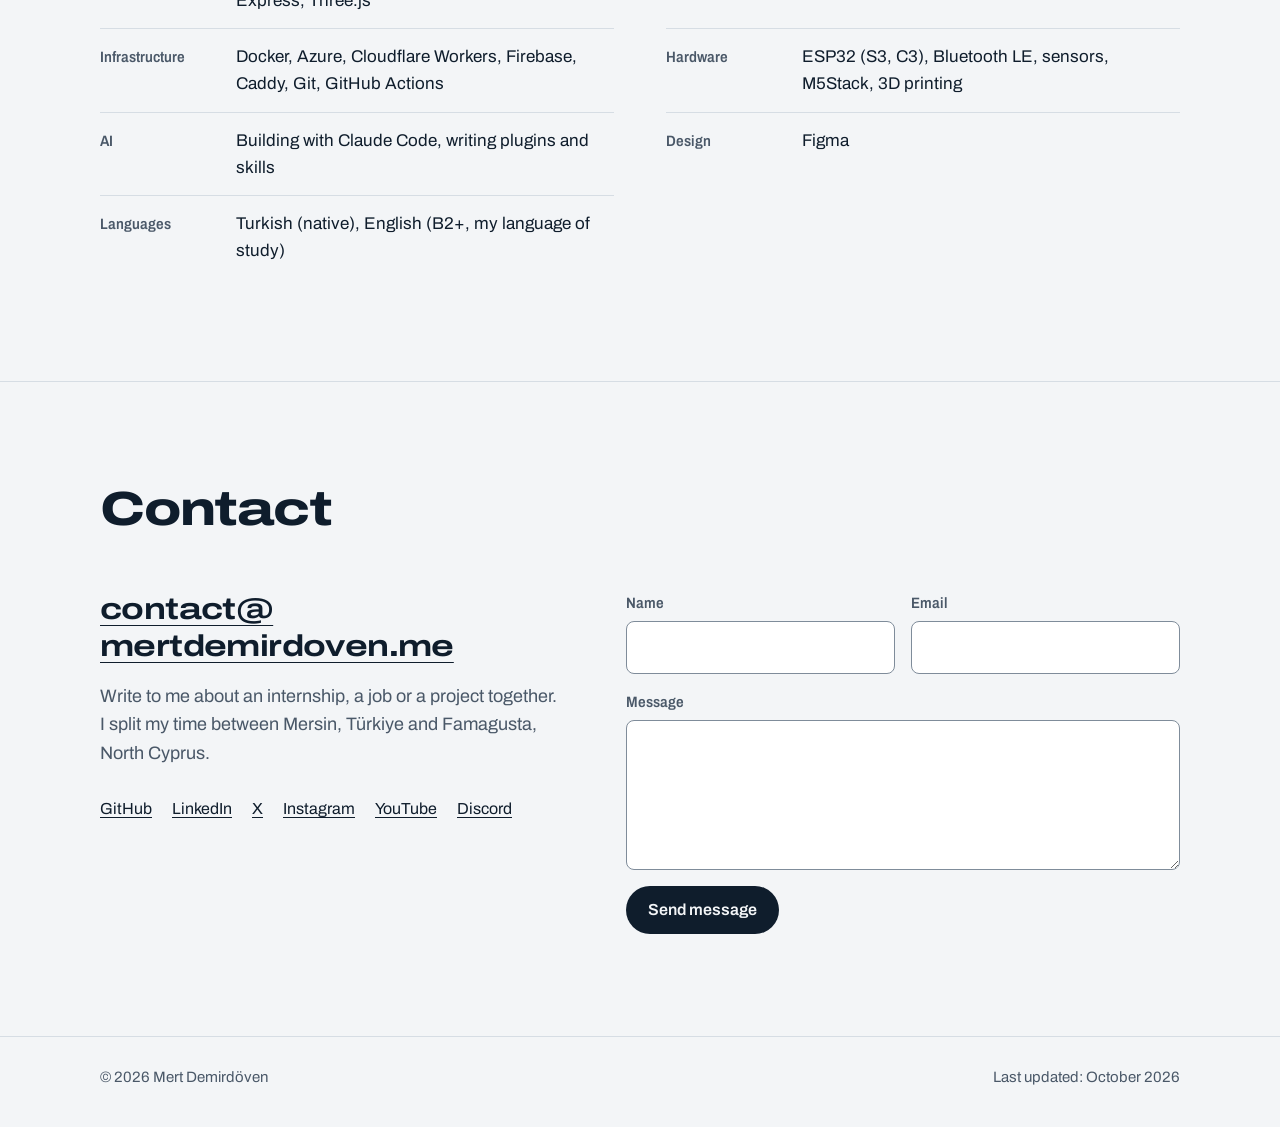
<file: en/index.html>
<!DOCTYPE html>
<html lang="en">
<head>
  <meta charset="UTF-8">
  <meta name="viewport" content="width=device-width, initial-scale=1">
  <title>Mert Demirdöven | Software Engineering Student &amp; Developer</title>
  <meta name="description" content="Mert Demirdöven, final-year software engineering student at EMU. Projects across Android, Windows, the web and ESP32 hardware, plus internship, CV and contact.">
  <meta name="author" content="Mert Demirdöven">
  <meta name="google-site-verification" content="sPOEM-5lWu1ATSrI1Y7IrAj1O3FtnqjpdgO5YhkXNhE">
  <meta name="robots" content="index, follow, max-image-preview:large">
  <meta name="theme-color" content="#f3f5f7" media="(prefers-color-scheme: light)">
  <meta name="theme-color" content="#0c1621" media="(prefers-color-scheme: dark)">
  <meta name="format-detection" content="telephone=no">

  <link rel="canonical" href="https://mertdemirdoven.me/en/">
  <link rel="alternate" hreflang="tr" href="https://mertdemirdoven.me/">
  <link rel="alternate" hreflang="en" href="https://mertdemirdoven.me/en/">
  <link rel="alternate" hreflang="x-default" href="https://mertdemirdoven.me/">

  <meta property="og:type" content="website">
  <meta property="og:site_name" content="Mert Demirdöven">
  <meta property="og:locale" content="en_US">
  <meta property="og:locale:alternate" content="tr_TR">
  <meta property="og:url" content="https://mertdemirdoven.me/en/">
  <meta property="og:title" content="Mert Demirdöven | Software Engineering Student &amp; Developer">
  <meta property="og:description" content="Apps that run between a phone, a computer and small pieces of hardware: Warpshot, RestoranManage, EpiRate, On Air and more.">
  <meta property="og:image" content="https://mertdemirdoven.me/assets/img/og-en.png">
  <meta property="og:image:secure_url" content="https://mertdemirdoven.me/assets/img/og-en.png">
  <meta property="og:image:type" content="image/png">
  <meta property="og:image:width" content="1200">
  <meta property="og:image:height" content="630">
  <meta property="og:image:alt" content="Mert Demirdöven, software engineering student and developer">
  <meta name="twitter:card" content="summary_large_image">
  <meta name="twitter:site" content="@mrt_dmrdvn1">
  <meta name="twitter:creator" content="@mrt_dmrdvn1">
  <meta name="twitter:title" content="Mert Demirdöven | Software Engineering Student &amp; Developer">
  <meta name="twitter:description" content="Apps that run between a phone, a computer and small pieces of hardware: Warpshot, RestoranManage, EpiRate, On Air and more.">
  <meta name="twitter:image" content="https://mertdemirdoven.me/assets/img/og-en.png">

  <link rel="icon" href="/favicon.ico" sizes="48x48">
  <link rel="icon" href="/assets/img/favicon-96.png" type="image/png" sizes="96x96">
  <link rel="icon" href="/assets/img/icon-192.png" type="image/png" sizes="192x192">
  <link rel="apple-touch-icon" href="/assets/img/apple-touch-icon.png" sizes="180x180">
  <link rel="manifest" href="/site.webmanifest">
  <meta name="application-name" content="Mert Demirdöven">
  <meta name="apple-mobile-web-app-title" content="Mert Demirdöven">

  <script>try { var t = localStorage.getItem('theme'); if (t) document.documentElement.setAttribute('data-theme', t); } catch (e) {}</script>

  <link rel="preconnect" href="https://fonts.googleapis.com">
  <link rel="preconnect" href="https://fonts.gstatic.com" crossorigin>
  <link rel="stylesheet" href="https://fonts.googleapis.com/css2?family=Archivo:wdth,wght@62..125,400..800&display=swap">
  <link rel="stylesheet" href="/assets/css/site.css">

  <script type="application/ld+json">
  {
    "@context": "https://schema.org",
    "@graph": [
      {
        "@type": "Person",
        "@id": "https://mertdemirdoven.me/#person",
        "name": "Mert Demirdöven",
        "alternateName": "Guidin9",
        "url": "https://mertdemirdoven.me/",
        "image": "https://mertdemirdoven.me/assets/img/og-tr.png",
        "email": "mailto:contact@mertdemirdoven.me",
        "jobTitle": "Software Engineering Student",
        "affiliation": {
          "@type": "CollegeOrUniversity",
          "name": "Eastern Mediterranean University",
          "url": "https://www.emu.edu.tr/"
        },
        "knowsLanguage": ["tr", "en"],
        "knowsAbout": ["Android", "Kotlin", "Rust", ".NET", "Laravel", "React", "ESP32", "Bluetooth Low Energy"],
        "sameAs": [
          "https://github.com/Guidin9",
          "https://www.linkedin.com/in/mertdemirdoven/",
          "https://x.com/mrt_dmrdvn1",
          "https://instagram.com/mertdemirdovenn",
          "https://www.youtube.com/@Guidin9",
          "https://discordapp.com/users/401447519693045770"
        ]
      },
      {
        "@type": "ProfilePage",
        "url": "https://mertdemirdoven.me/en/",
        "inLanguage": "en",
        "mainEntity": { "@id": "https://mertdemirdoven.me/#person" }
      }
    ]
  }
  </script>
</head>

<body>
  <a class="skip" href="#content">Skip to content</a>

  <header class="site-header">
    <div class="wrap">
      <a class="brand" href="/en/">Mert Demirdöven</a>
      <nav class="site-nav" aria-label="Sections">
        <a href="#projects">Projects</a>
        <a href="#experience">Experience</a>
        <a href="#contact">Contact</a>
      </nav>
      <div class="tools">
        <a class="lang" href="/" hreflang="tr" lang="tr" aria-label="TR, Türkçe oku">TR</a>
        <button class="theme-toggle" type="button" data-theme-toggle data-label-dark="Switch to dark theme" data-label-light="Switch to light theme" aria-label="Switch to dark theme">
          <svg class="sun" viewBox="0 0 24 24" fill="none" stroke="currentColor" stroke-width="2" stroke-linecap="round" aria-hidden="true"><circle cx="12" cy="12" r="4.5"/><path d="M12 2v2.5M12 19.5V22M4.2 4.2l1.8 1.8M18 18l1.8 1.8M2 12h2.5M19.5 12H22M4.2 19.8 6 18M18 6l1.8-1.8"/></svg>
          <svg class="moon" viewBox="0 0 24 24" fill="none" stroke="currentColor" stroke-width="2" stroke-linejoin="round" aria-hidden="true"><path d="M20.5 14.5A8.5 8.5 0 0 1 9.5 3.5a8.5 8.5 0 1 0 11 11Z"/></svg>
        </button>
      </div>
    </div>
  </header>

  <main id="content">

    <section class="hero" aria-labelledby="name">
      <div class="wrap">
        <h1 id="name"><span>Mert</span> <span>Demirdöven</span></h1>

        <p class="lead">I'm a final-year <strong>Software Engineering</strong> student at Eastern Mediterranean University, taught in English. I write the tools I use every day, the kind that run between a phone, a computer and small pieces of hardware. Before I call something fast or light, I measure it.</p>

        <div class="actions">
          <a class="btn" href="/assets/Cv/Mert_Demirdoven_CV_EN.pdf" download="Mert_Demirdoven_CV_EN.pdf">
            <svg viewBox="0 0 24 24" fill="none" stroke="currentColor" stroke-width="2" stroke-linecap="round" stroke-linejoin="round" aria-hidden="true"><path d="M12 3v12m0 0 5-5m-5 5-5-5M4 20h16"/></svg>
            Download CV (PDF)
          </a>
          <ul class="links-inline">
            <li><a href="mailto:contact@mertdemirdoven.me">contact@mertdemirdoven.me</a></li>
            <li><a href="https://github.com/Guidin9" rel="me">GitHub</a></li>
            <li><a href="https://www.linkedin.com/in/mertdemirdoven/" rel="me">LinkedIn</a></li>
          </ul>
        </div>
      </div>
    </section>

    <section class="section" id="projects" aria-labelledby="projects-title">
      <div class="wrap">
        <div class="section-head">
          <h2 id="projects-title">Projects</h2>
          <p class="section-note">What I've built over the past year. All of the source code is on GitHub.</p>
        </div>

        <div class="projects">

          <article class="project" id="warpshot">
            <div>
              <h3>Warpshot</h3>
              <p class="where">Personal project, in daily use since October 2026</p>
              <p class="summary">An open-source app that sends screenshots, text and files between a phone and a PC. Take a screenshot, press one shortcut, and it lands on your phone without a single window opening. Going the other way, pick the PC in the phone's share sheet.</p>
              <ul class="facts">
                <li><b>End-to-end encrypted P2P:</b> QUIC and TLS 1.3, with a post-quantum hybrid (X-Wing) handshake inside.</li>
                <li><b>No accounts:</b> devices pair by QR code. The server can't add devices to a group or read anything.</li>
                <li><b>0.8 MB of RAM:</b> the Windows agent's idle memory, measured on every release. CPU use is close to zero.</li>
                <li><b>$0 server:</b> a tiny Cloudflare Worker that only authenticates devices and wakes them up.</li>
              </ul>
              <p class="stack">Rust, iroh, Tauri, Kotlin and Jetpack Compose, Cloudflare Workers, Firebase Cloud Messaging</p>
              <ul class="project-links">
                <li><a href="https://github.com/Guidin9/warpshot">Source code</a></li>
              </ul>
            </div>
            <figure class="shot">
              <img src="/assets/img/warpshot.webp" width="1200" height="750" loading="lazy" alt="Warpshot's Windows app listing paired devices: a PC, a tablet and a phone (Turkish UI)">
              <figcaption>Windows app, paired devices</figcaption>
            </figure>
          </article>

          <article class="project" id="epirate">
            <div>
              <h3>EpiRate</h3>
              <p class="where">Personal project, October 2026</p>
              <p class="summary">A browser extension that shows the IMDb rating of the Prime Video episode you're watching, right under the episode title in the player. Works in Chrome, Brave and Edge.</p>
              <ul class="facts">
                <li><b>Season chart:</b> click the badge to see every episode's rating. Titles of upcoming episodes stay hidden, so no spoilers.</li>
                <li><b>Smart matching:</b> finds the right show even from localized titles such as <span lang="tr">"Yüzüklerin Efendisi: Güç Yüzükleri"</span>.</li>
                <li><b>Interface in 12 languages,</b> and it reads Prime Video's episode line in 34.</li>
                <li><b>No account, no ads, no tracking.</b> Results are cached on your device only.</li>
              </ul>
              <p class="stack">JavaScript, Chrome extension (Manifest V3), tests in headless Chrome</p>
              <ul class="project-links">
                <li><a href="https://github.com/Guidin9/epirate">Source code</a></li>
              </ul>
            </div>
            <figure class="shot">
              <img src="/assets/img/epirate-en.webp" width="1200" height="750" loading="lazy" alt="IMDb rating badge under the episode title in the Prime Video player">
              <figcaption>The episode's rating, under the title in the player</figcaption>
            </figure>
          </article>

          <article class="project" id="live-meter">
            <div>
              <h3>Live Meter</h3>
              <p class="where">Personal project, October 2026</p>
              <p class="summary">An Android app that shows charging current and network speed live in the status bar: how many mA the phone is taking in or using right now, when it will be full, and how much data has been used today.</p>
              <ul class="facts">
                <li><b>Two live status-bar icons:</b> charging current (mA or W) and network speed. By default the current icon only appears while charging.</li>
                <li><b>Daily summary:</b> mAh charged and used today. On Samsung, the time remaining matches the lock screen's estimate.</li>
                <li><b>Network history:</b> mobile and Wi-Fi use by hour, for the last 7 days and for this month. The data comes from the system's own records, so days before install show up too.</li>
                <li><b>Battery-friendly:</b> the icon is redrawn only when the current changes by 10 mA, and updates slow down when the phone heats up. In measurements, the release build used half the CPU of the debug build.</li>
              </ul>
              <p class="stack">Kotlin, Jetpack Compose, Android foreground service, BatteryManager, NetworkStatsManager</p>
              <ul class="project-links">
                <li><a href="https://github.com/Guidin9/sarj-metre">Source code</a></li>
                <li><a href="https://github.com/Guidin9/sarj-metre/releases/latest">Download for Android</a></li>
              </ul>
            </div>
            <div class="phones">
              <figure class="shot is-phone">
                <img src="/assets/img/live-meter-battery.webp" width="540" height="1170" loading="lazy" alt="Live Meter's battery screen: live charging current, time to full and a current graph (Turkish UI)">
              </figure>
              <figure class="shot is-phone">
                <img src="/assets/img/live-meter-network.webp" width="540" height="1170" loading="lazy" alt="Live Meter's network screen: live speed and today's hourly Wi-Fi and mobile use (Turkish UI)">
              </figure>
            </div>
          </article>

          <article class="project" id="on-air">
            <div>
              <h3>On Air</h3>
              <p class="where">Internship at Mega Bilgisayar, 2026</p>
              <p class="summary">Turns on the "On Air" sign at the door when your camera or microphone is in use. It's a Windows app, a battery-powered ESP32-C3 device and a 3D-printed enclosure.</p>
              <ul class="facts">
                <li><b>Near-zero load:</b> watches the same registry keys Windows reads for its own privacy indicator, event-driven, with no CPU use at idle.</li>
                <li><b>Secure link:</b> encrypted, bonded Bluetooth LE. The sign ignores devices it hasn't paired with and switches itself off if it hears nothing for 30 minutes.</li>
                <li><b>One-file install:</b> an EXE that installs and uninstalls itself without admin rights.</li>
                <li><b>Battery life:</b> about 4 weeks on 3000 mAh with power management enabled (estimate).</li>
              </ul>
              <p class="stack">C# and .NET 10, WinRT Bluetooth, ESP32-C3, NimBLE, Arduino, 3D printing</p>
              <ul class="project-links">
                <li><a href="https://github.com/Guidin9/onair-ble">Source code</a></li>
                <li><a href="https://github.com/Guidin9/onair-ble/releases/latest">Download for Windows</a></li>
              </ul>
            </div>
            <figure class="shot is-render">
              <img src="/assets/img/onair.webp" width="846" height="562" loading="lazy" alt="3D model of a rectangular box with ON AIR on its top face">
              <figcaption>3D model of the enclosure</figcaption>
            </figure>
          </article>

          <article class="project" id="heatmap">
            <div>
              <h3>Server room heatmap</h3>
              <p class="where">Internship at Mega Bilgisayar, July 2026</p>
              <p class="summary">A monitoring system that measures temperature at ten points in a server rack and shows hot spots on a 3D heatmap, live in the browser and on a small desk display.</p>
              <ul class="facts">
                <li><b>Hardware:</b> ESP32-S3, ten MCP9700 temperature sensors and a DHT11 for the room.</li>
                <li><b>3D view:</b> IDW interpolation between the sensors in Three.js, also drawn on an M5Stack Core2 screen.</li>
                <li><b>No router setup:</b> the devices meet at a server on Azure over whatever Wi-Fi they're on. That's why ESP-NOW was dropped.</li>
                <li><b>Backend:</b> Node.js, Express and SQLite, set up with a single Docker command.</li>
              </ul>
              <p class="stack">C++ (Arduino), MicroPython, Node.js, Express, SQLite, Three.js, Chart.js, Docker, Azure</p>
              <ul class="project-links">
                <li><a href="https://github.com/Guidin9/server-room-heatmap">Source code</a></li>
              </ul>
            </div>
            <figure class="shot">
              <img src="/assets/img/rack-thermal.webp" width="1200" height="750" loading="lazy" alt="3D heatmap of a server rack with a list of ten sensor temperatures on the right (Turkish UI)">
              <figcaption>Web interface with simulated data</figcaption>
            </figure>
          </article>

        </div>

        <h3 class="minor-title">Other projects</h3>
        <ul class="minor">
          <li id="restoranmanage">
            <h4>RestoranManage</h4>
            <p>QR menu and table billing for small restaurants and cafés: guest, kitchen, waiter, cashier and admin screens, a three-stage order flow and a daily revenue summary. Deployed on Azure with Docker.</p>
            <p class="stack">Laravel 13, React 19, MySQL, Docker, Azure</p>
            <ul class="project-links"><li><a href="https://github.com/Guidin9/RestoranManage">Source code</a></li></ul>
          </li>
          <li id="claude-usage-footer">
            <h4>claude-usage-footer</h4>
            <p>A Claude Code plugin that keeps the remaining 5-hour usage limit visible in the footer. No network calls, no background process.</p>
            <p class="terminal"><samp><span class="nw">⏵⏵ auto mode on</span> &nbsp; <span class="nw"><span class="ok">5h: 62% left</span> · resets 05:30</span></samp></p>
            <p class="stack">TypeScript, Claude Code plugin API</p>
            <ul class="project-links"><li><a href="https://github.com/Guidin9/claude-usage-footer">Source code</a></li></ul>
          </li>
          <li id="liquid-glass-design">
            <h4>liquid-glass-design</h4>
            <p>A Claude Code skill that builds interfaces in Apple's Liquid Glass design language, with rules and templates for Android, web, Windows, SwiftUI and Flutter.</p>
            <p class="stack">Jetpack Compose, CSS, WinUI 3, SwiftUI, Flutter</p>
            <ul class="project-links"><li><a href="https://github.com/Guidin9/liquid-glass-design">Source code</a></li></ul>
          </li>
        </ul>
      </div>
    </section>

    <section class="section" id="experience" aria-labelledby="experience-title">
      <div class="wrap">
        <div class="section-head">
          <h2 id="experience-title">Experience and education</h2>
        </div>

        <ol class="timeline" reversed>
          <li>
            <div class="when"><time datetime="2026-07">July</time> – <time datetime="2026-08">August 2026</time></div>
            <div>
              <h3>Software development intern</h3>
              <p class="org">Mega Bilgisayar Tic. Ltd. Şti., Ankara, Türkiye</p>
              <p>I built in-house projects that combine hardware and software, working on every layer from device firmware to the Windows and web side.</p>
              <ul>
                <li><a href="#on-air">On Air</a>: the Windows app, ESP32-C3 firmware and 3D-printed enclosure for a sign that lights up when the camera or microphone is on.</li>
                <li><a href="#heatmap">Server room heatmap</a>: ten-sensor measurement with an ESP32-S3, a Dockerized backend on Azure and a 3D heatmap interface.</li>
              </ul>
            </div>
          </li>
          <li>
            <div class="when"><time datetime="2021">2021</time> – <time datetime="2027">2027</time> (expected)</div>
            <div>
              <h3>B.Sc. Software Engineering (taught in English)</h3>
              <p class="org">Eastern Mediterranean University (EMU), Famagusta, North Cyprus</p>
              <p>Final year. Graduation project: an AI-assisted real estate platform for North Cyprus (team project, in progress).</p>
              <p>Selected courses: Object-Oriented Programming (Java), Data Structures, Algorithm Analysis, Software Quality Assurance and Testing, Client-Server Programming.</p>
            </div>
          </li>
        </ol>
      </div>
    </section>

    <section class="section" id="technologies" aria-labelledby="tech-title">
      <div class="wrap">
        <div class="section-head">
          <h2 id="tech-title">Technologies I use</h2>
          <p class="section-note">What I've used in my projects and coursework.</p>
        </div>
        <dl class="tech">
          <div><dt>Programming</dt><dd>Kotlin, Rust, C#, TypeScript, JavaScript, PHP, Python, Java, C++ (Arduino), SQL</dd></div>
          <div><dt>Mobile</dt><dd>Android (Jetpack Compose), Flutter</dd></div>
          <div><dt>Web</dt><dd>React, Vite, Tailwind CSS, Laravel, Node.js, Express, Three.js</dd></div>
          <div><dt>Desktop</dt><dd>.NET (WinForms, WinRT), Tauri</dd></div>
          <div><dt>Infrastructure</dt><dd>Docker, Azure, Cloudflare Workers, Firebase, Caddy, Git, GitHub Actions</dd></div>
          <div><dt>Hardware</dt><dd>ESP32 (S3, C3), Bluetooth LE, sensors, M5Stack, 3D printing</dd></div>
          <div><dt>AI</dt><dd>Building with Claude Code, writing plugins and skills</dd></div>
          <div><dt>Design</dt><dd>Figma</dd></div>
          <div><dt>Languages</dt><dd>Turkish (native), English (B2+, my language of study)</dd></div>
        </dl>
      </div>
    </section>

    <section class="section" id="contact" aria-labelledby="contact-title">
      <div class="wrap">
        <div class="section-head">
          <h2 id="contact-title">Contact</h2>
        </div>
        <div class="contact-grid">
          <div>
            <a class="mail" href="mailto:contact@mertdemirdoven.me">contact@<wbr>mertdemirdoven.me</a>
            <p class="contact-note">Write to me about an internship, a job or a project together. I split my time between Mersin, Türkiye and Famagusta, North Cyprus.</p>
            <ul class="socials">
              <li><a href="https://github.com/Guidin9" rel="me">GitHub</a></li>
              <li><a href="https://www.linkedin.com/in/mertdemirdoven/" rel="me">LinkedIn</a></li>
              <li><a href="https://x.com/mrt_dmrdvn1" rel="me">X</a></li>
              <li><a href="https://instagram.com/mertdemirdovenn" rel="me">Instagram</a></li>
              <li><a href="https://www.youtube.com/@Guidin9" rel="me">YouTube</a></li>
              <li><a href="https://discordapp.com/users/401447519693045770" rel="me">Discord</a></li>
            </ul>
          </div>

          <div>
            <p class="notice" data-sent hidden role="status">Your message was sent. I'll get back to you soon.</p>
            <form class="form" action="https://formsubmit.co/anilsudemert@gmail.com" method="POST">
              <input type="hidden" name="_subject" value="New message from mertdemirdoven.me (EN)">
              <input type="hidden" name="_captcha" value="false">
              <input type="hidden" name="_template" value="table">
              <input type="hidden" name="_next" value="https://mertdemirdoven.me/en/?success=true#contact">
              <div class="hp" aria-hidden="true"><label>Leave empty <input type="text" name="_honey" tabindex="-1" autocomplete="off"></label></div>
              <div class="row">
                <div class="field">
                  <label for="full-name">Name</label>
                  <input id="full-name" type="text" name="name" autocomplete="name" required>
                </div>
                <div class="field">
                  <label for="email">Email</label>
                  <input id="email" type="email" name="email" autocomplete="email" required>
                </div>
              </div>
              <div class="field">
                <label for="message">Message</label>
                <textarea id="message" name="message" required></textarea>
              </div>
              <button class="btn" type="submit">Send message</button>
            </form>
          </div>
        </div>
      </div>
    </section>

  </main>

  <footer class="site-footer">
    <div class="wrap">
      <p>© 2026 Mert Demirdöven</p>
      <p>Last updated: October 2026</p>
    </div>
  </footer>

  <script src="/assets/js/site.js" defer></script>
</body>
</html>
</file>
<file: assets/css/site.css>
/* mertdemirdoven.me
   One family (Archivo) on its width axis: expanded for names and headings,
   normal for reading, condensed for facts and labels. */

:root {
  --paper: #f3f5f7;
  --surface: #ffffff;
  --ink: #0f1d2c;
  --ink-2: #4a5868;
  --rule: #d6dde4;
  --accent: #05707a;
  --accent-ink: #ffffff;
  --shot-bg: #e6ebf0;
  --field-border: #7f8c9a;
  --bezel: #0f1d2c;
  --focus: #05707a;

  --wide: 125%;
  --narrow: 87.5%;
  --measure: 62ch;
  --page: 1160px;
  --gutter: clamp(16px, 4vw, 40px);
  --radius: 10px;

  color-scheme: light;
}

@media (prefers-color-scheme: dark) {
  :root:not([data-theme="light"]) {
    --paper: #0c1621;
    --surface: #111f2e;
    --ink: #e5ebf1;
    --ink-2: #9aa9b9;
    --rule: #223447;
    --accent: #4fd2da;
    --accent-ink: #052126;
    --shot-bg: #16283a;
    --field-border: #5d7187;
    --bezel: #2b3f55;
    --focus: #4fd2da;
    color-scheme: dark;
  }
}

:root[data-theme="dark"] {
  --paper: #0c1621;
  --surface: #111f2e;
  --ink: #e5ebf1;
  --ink-2: #9aa9b9;
  --rule: #223447;
  --accent: #4fd2da;
  --accent-ink: #052126;
  --shot-bg: #16283a;
  --field-border: #5d7187;
  --bezel: #2b3f55;
  --focus: #4fd2da;
  color-scheme: dark;
}

*, *::before, *::after { box-sizing: border-box; }

html {
  -webkit-text-size-adjust: 100%;
  scroll-behavior: smooth;
  scroll-padding-top: 96px;
}

body {
  margin: 0;
  background: var(--paper);
  color: var(--ink);
  font-family: "Archivo", system-ui, -apple-system, "Segoe UI", sans-serif;
  font-size: 18px;
  line-height: 1.6;
  font-stretch: 100%;
  text-rendering: optimizeLegibility;
  -webkit-font-smoothing: antialiased;
}

img { display: block; max-width: 100%; height: auto; }

a { color: inherit; text-decoration-thickness: 1px; text-underline-offset: 0.2em; }
a:hover { color: var(--accent); }

:focus-visible {
  outline: 2px solid var(--focus);
  outline-offset: 3px;
  border-radius: 3px;
}

.skip {
  position: absolute;
  left: var(--gutter);
  top: -100px;
  padding: 8px 14px;
  background: var(--ink);
  color: var(--paper);
  z-index: 10;
}
.skip:focus { top: 12px; }

.wrap {
  max-width: var(--page);
  margin: 0 auto;
  padding: 0 var(--gutter);
}

/* ---------- header ---------- */

.site-header {
  position: sticky;
  top: 0;
  z-index: 5;
  background: var(--paper);
  background: color-mix(in srgb, var(--paper) 88%, transparent);
  backdrop-filter: blur(10px);
  -webkit-backdrop-filter: blur(10px);
  border-bottom: 1px solid transparent;
  transition: border-color 0.2s;
}
.site-header.is-scrolled { border-bottom-color: var(--rule); }

.site-header .wrap {
  display: flex;
  align-items: center;
  gap: 24px;
  min-height: 64px;
}

.brand {
  font-stretch: var(--wide);
  font-weight: 800;
  font-size: 17px;
  letter-spacing: -0.01em;
  text-decoration: none;
  margin-right: auto;
  white-space: nowrap;
}

.site-nav {
  display: flex;
  gap: 22px;
  font-size: 16px;
}
.site-nav a { text-decoration: none; color: var(--ink-2); }
.site-nav a:hover { color: var(--ink); }

.tools { display: flex; align-items: center; gap: 6px; }

.lang,
.theme-toggle {
  display: inline-grid;
  place-items: center;
  min-width: 40px;
  height: 40px;
  padding: 0 10px;
  border: 1px solid var(--rule);
  border-radius: 999px;
  background: transparent;
  color: var(--ink);
  font: inherit;
  font-size: 14px;
  font-weight: 600;
  font-stretch: var(--narrow);
  text-decoration: none;
  cursor: pointer;
}
.lang:hover,
.theme-toggle:hover { border-color: var(--ink-2); color: var(--ink); }
.theme-toggle svg { width: 18px; height: 18px; }
.theme-toggle .moon { display: none; }
:root[data-theme="dark"] .theme-toggle .sun { display: none; }
:root[data-theme="dark"] .theme-toggle .moon { display: block; }
@media (prefers-color-scheme: dark) {
  :root:not([data-theme="light"]) .theme-toggle .sun { display: none; }
  :root:not([data-theme="light"]) .theme-toggle .moon { display: block; }
}

@media (max-width: 720px) {
  .site-nav { display: none; }
}

/* ---------- hero ---------- */

.hero { padding: clamp(48px, 9vw, 112px) 0 clamp(56px, 8vw, 96px); }

.hero h1 {
  margin: 0;
  font-size: clamp(36px, 12.4vw, 150px);
  font-weight: 800;
  font-stretch: var(--wide);
  line-height: 0.9;
  letter-spacing: -0.035em;
}
.hero h1 span { display: block; }

.lead {
  max-width: 34em;
  margin: 32px 0 0;
  font-size: clamp(19px, 2vw, 22px);
  line-height: 1.5;
  color: var(--ink-2);
}
.lead strong { color: var(--ink); font-weight: 600; }

.actions {
  display: flex;
  flex-wrap: wrap;
  align-items: center;
  gap: 12px 24px;
  margin-top: 36px;
}

.btn {
  display: inline-flex;
  align-items: center;
  gap: 10px;
  min-height: 48px;
  padding: 0 22px;
  border-radius: 999px;
  background: var(--ink);
  color: var(--paper);
  font-size: 16px;
  font-weight: 600;
  text-decoration: none;
  border: 0;
  cursor: pointer;
  font-family: inherit;
}
.btn:hover { background: var(--accent); color: var(--accent-ink); }
.btn svg { width: 18px; height: 18px; }

.links-inline {
  display: flex;
  flex-wrap: wrap;
  gap: 8px 20px;
  margin: 0;
  padding: 0;
  list-style: none;
  font-size: 16px;
}

/* ---------- sections ---------- */

.section { padding: clamp(56px, 8vw, 104px) 0; border-top: 1px solid var(--rule); }

.section-head {
  display: flex;
  flex-wrap: wrap;
  align-items: baseline;
  justify-content: space-between;
  gap: 8px 24px;
  margin-bottom: clamp(32px, 5vw, 56px);
}

.section h2 {
  margin: 0;
  font-size: clamp(32px, 4.4vw, 48px);
  font-weight: 800;
  font-stretch: var(--wide);
  line-height: 1.05;
  letter-spacing: -0.025em;
}

.section-note {
  margin: 0;
  max-width: 36em;
  font-size: 16px;
  color: var(--ink-2);
}

/* ---------- projects ---------- */

.projects { display: grid; gap: clamp(56px, 8vw, 96px); }

.project {
  display: grid;
  grid-template-columns: minmax(0, 5fr) minmax(0, 7fr);
  gap: 24px clamp(28px, 4vw, 56px);
  align-items: start;
}

.project h3 {
  margin: 0;
  font-size: clamp(28px, 3.2vw, 36px);
  font-weight: 800;
  font-stretch: var(--wide);
  line-height: 1.05;
  letter-spacing: -0.02em;
}

.project .where {
  margin: 8px 0 0;
  font-size: 15px;
  font-stretch: var(--narrow);
  color: var(--ink-2);
}

.project .summary {
  margin: 18px 0 0;
  max-width: var(--measure);
}

.facts {
  margin: 22px 0 0;
  padding: 0;
  list-style: none;
  font-size: 16px;
  line-height: 1.45;
}
.facts li {
  position: relative;
  padding: 9px 0 9px 22px;
  border-top: 1px solid var(--rule);
}
.facts li::before {
  content: "";
  position: absolute;
  left: 2px;
  top: 17px;
  width: 8px;
  height: 2px;
  background: var(--accent);
}
.facts b { font-weight: 600; }

.stack {
  margin: 18px 0 0;
  font-size: 15px;
  font-stretch: var(--narrow);
  color: var(--ink-2);
  line-height: 1.5;
}

.project-links {
  display: flex;
  flex-wrap: wrap;
  gap: 8px 20px;
  margin: 18px 0 0;
  padding: 0;
  list-style: none;
  font-size: 16px;
  font-weight: 600;
}

.shot {
  margin: 0;
  overflow: hidden;
  border: 1px solid var(--rule);
  border-radius: var(--radius);
  background: var(--shot-bg);
}
.shot img { width: 100%; }

.shot.is-phone {
  max-width: 300px;
  margin-inline: auto;
  border-radius: 34px;
  border-width: 8px;
  border-color: var(--bezel);
}

.phones {
  display: grid;
  grid-template-columns: repeat(2, minmax(0, 1fr));
  gap: clamp(12px, 2.5vw, 28px);
  max-width: 560px;
  margin-inline: auto;
}
.phones .shot.is-phone { max-width: none; margin: 0; border-width: 6px; border-radius: 28px; }

.shot.is-render {
  border: 0;
  background: transparent;
  padding: 0 4%;
}

.shot figcaption {
  padding: 10px 14px;
  border-top: 1px solid var(--rule);
  background: var(--surface);
  font-size: 14px;
  font-stretch: var(--narrow);
  color: var(--ink-2);
}
.shot.is-render figcaption { border: 0; background: transparent; padding-inline: 0; text-align: center; }

@media (max-width: 900px) {
  .project { grid-template-columns: minmax(0, 1fr); }
  .project .shot,
  .project .phones { order: -1; }
}

/* smaller tools */

.minor {
  display: grid;
  grid-template-columns: repeat(3, minmax(0, 1fr));
  gap: 0 clamp(24px, 3vw, 40px);
  margin: clamp(64px, 9vw, 112px) 0 0;
  padding: 0;
  list-style: none;
}
.minor-title {
  margin: clamp(64px, 9vw, 112px) 0 0;
  font-size: 22px;
  font-weight: 700;
  font-stretch: var(--wide);
  letter-spacing: -0.01em;
}
.minor-title + .minor { margin-top: 20px; }
.minor > li { padding: 20px 0 0; border-top: 2px solid var(--ink); }
.minor h4 {
  margin: 0;
  font-size: 20px;
  font-weight: 700;
  font-stretch: var(--wide);
  letter-spacing: -0.01em;
}
.minor p:not(.stack):not(.terminal) { margin: 10px 0 0; font-size: 16px; line-height: 1.5; }
.minor .stack { margin-top: 10px; }
.minor .project-links { margin-top: 12px; }

.terminal {
  margin: 14px 0 0;
  padding: 10px 12px;
  border-radius: 6px;
  background: #0f1d2c;
  color: #c9d4de;
  font-size: 13px;
  font-stretch: var(--narrow);
  line-height: 1.4;
}
:root[data-theme="dark"] .terminal { background: #07101a; }
@media (prefers-color-scheme: dark) { :root:not([data-theme="light"]) .terminal { background: #07101a; } }
.terminal .ok { color: #7bd88f; }
.terminal .nw { white-space: nowrap; }

@media (max-width: 900px) {
  .minor { grid-template-columns: minmax(0, 1fr); gap: 28px; }
}

/* ---------- experience ---------- */

.timeline { margin: 0; padding: 0; list-style: none; }

.timeline > li {
  display: grid;
  grid-template-columns: minmax(150px, 2fr) minmax(0, 7fr);
  gap: 8px clamp(24px, 4vw, 56px);
  padding: 28px 0;
  border-top: 1px solid var(--rule);
}
.timeline > li:first-child { border-top: 0; padding-top: 0; }

.when {
  font-size: 16px;
  font-stretch: var(--narrow);
  font-weight: 600;
  color: var(--ink-2);
  line-height: 1.6;
}

.timeline h3 {
  margin: 0;
  font-size: 24px;
  font-weight: 700;
  font-stretch: var(--wide);
  letter-spacing: -0.015em;
  line-height: 1.2;
}
.timeline .org { margin: 6px 0 0; font-size: 16px; color: var(--ink-2); }
.timeline p { max-width: var(--measure); margin: 14px 0 0; }
.timeline ul { max-width: var(--measure); margin: 12px 0 0; padding-left: 20px; }
.timeline ul li { margin: 6px 0; }

@media (max-width: 640px) {
  .timeline > li { grid-template-columns: minmax(0, 1fr); }
}

/* ---------- tech ---------- */

.tech {
  display: grid;
  grid-template-columns: repeat(2, minmax(0, 1fr));
  gap: 0 clamp(24px, 4vw, 56px);
  margin: 0;
}
.tech div {
  display: grid;
  grid-template-columns: 120px minmax(0, 1fr);
  gap: 4px 16px;
  padding: 14px 0;
  border-top: 1px solid var(--rule);
}
.tech dt {
  font-size: 15px;
  font-stretch: var(--narrow);
  font-weight: 600;
  color: var(--ink-2);
  padding-top: 2px;
}
.tech dd { margin: 0; font-size: 17px; }

@media (max-width: 760px) {
  .tech { grid-template-columns: minmax(0, 1fr); }
}
@media (max-width: 420px) {
  .tech div { grid-template-columns: minmax(0, 1fr); }
}

/* ---------- contact ---------- */

.contact-grid {
  display: grid;
  grid-template-columns: minmax(0, 5fr) minmax(0, 6fr);
  gap: 48px clamp(32px, 5vw, 72px);
  align-items: start;
}

.mail {
  display: inline-block;
  font-size: clamp(22px, 2.6vw, 30px);
  font-weight: 700;
  font-stretch: var(--wide);
  letter-spacing: -0.02em;
  line-height: 1.25;
}

.contact-note { max-width: 30em; margin: 16px 0 0; color: var(--ink-2); }

.socials {
  display: flex;
  flex-wrap: wrap;
  gap: 8px 20px;
  margin: 28px 0 0;
  padding: 0;
  list-style: none;
  font-size: 16px;
}

.form { display: grid; gap: 16px; }
.form .row { display: grid; grid-template-columns: repeat(2, minmax(0, 1fr)); gap: 16px; }
.field { display: grid; gap: 6px; }
.field label { font-size: 15px; font-weight: 600; font-stretch: var(--narrow); color: var(--ink-2); }
.field input,
.field textarea {
  width: 100%;
  padding: 12px 14px;
  border: 1px solid var(--field-border);
  border-radius: 8px;
  background: var(--surface);
  color: var(--ink);
  font: inherit;
  font-size: 17px;
}
.field textarea { min-height: 150px; resize: vertical; }
.field input:focus-visible,
.field textarea:focus-visible { outline: 2px solid var(--focus); outline-offset: 0; border-color: transparent; }
.form .btn { justify-self: start; }
.hp { position: absolute; left: -9999px; width: 1px; height: 1px; overflow: hidden; }

.notice {
  margin: 0 0 20px;
  padding: 12px 16px;
  border-left: 3px solid var(--accent);
  background: var(--surface);
  font-size: 16px;
  color: var(--ink);
}

@media (max-width: 860px) {
  .contact-grid { grid-template-columns: minmax(0, 1fr); }
}
@media (max-width: 520px) {
  .form .row { grid-template-columns: minmax(0, 1fr); }
}

/* ---------- footer ---------- */

.site-footer {
  padding: 28px 0 40px;
  border-top: 1px solid var(--rule);
  font-size: 15px;
  color: var(--ink-2);
}
.site-footer .wrap { display: flex; flex-wrap: wrap; justify-content: space-between; gap: 8px 24px; }
.site-footer p { margin: 0; }

@media (prefers-reduced-motion: reduce) {
  html { scroll-behavior: auto; }
}
</file>
